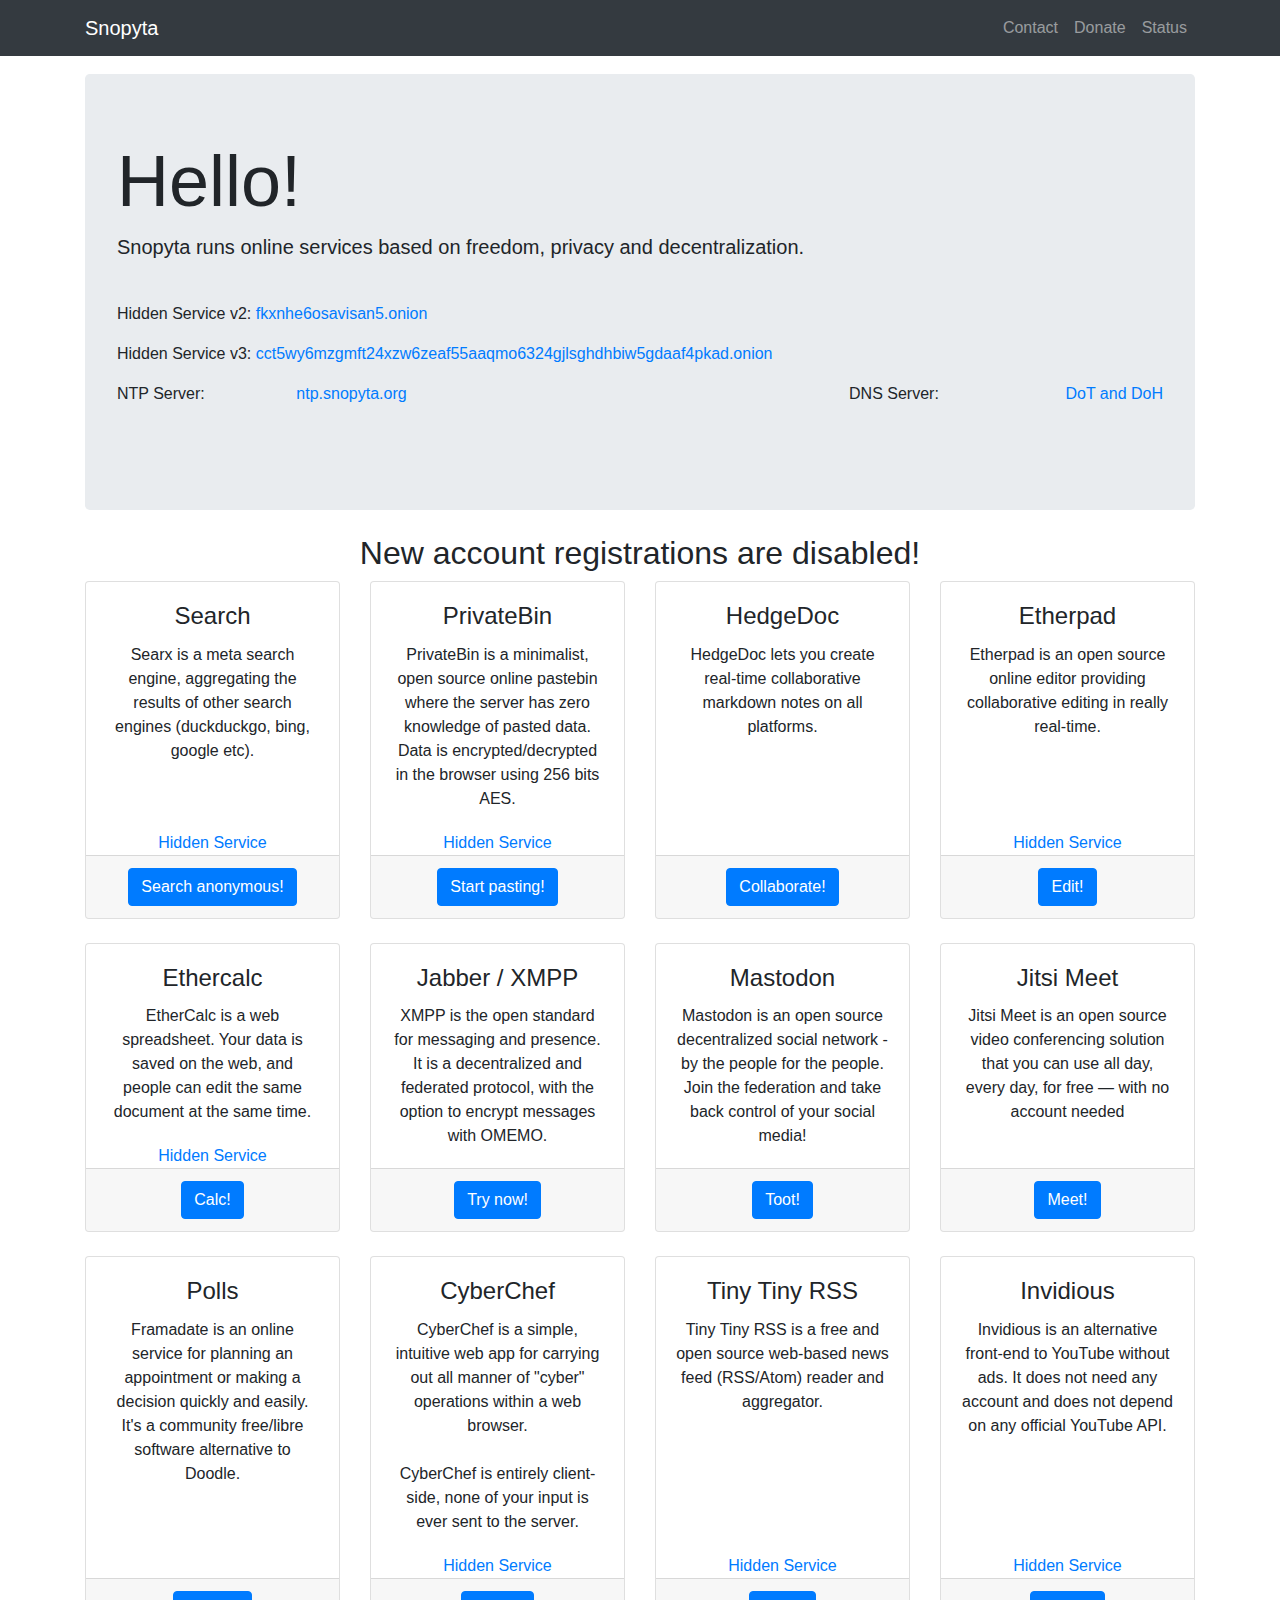
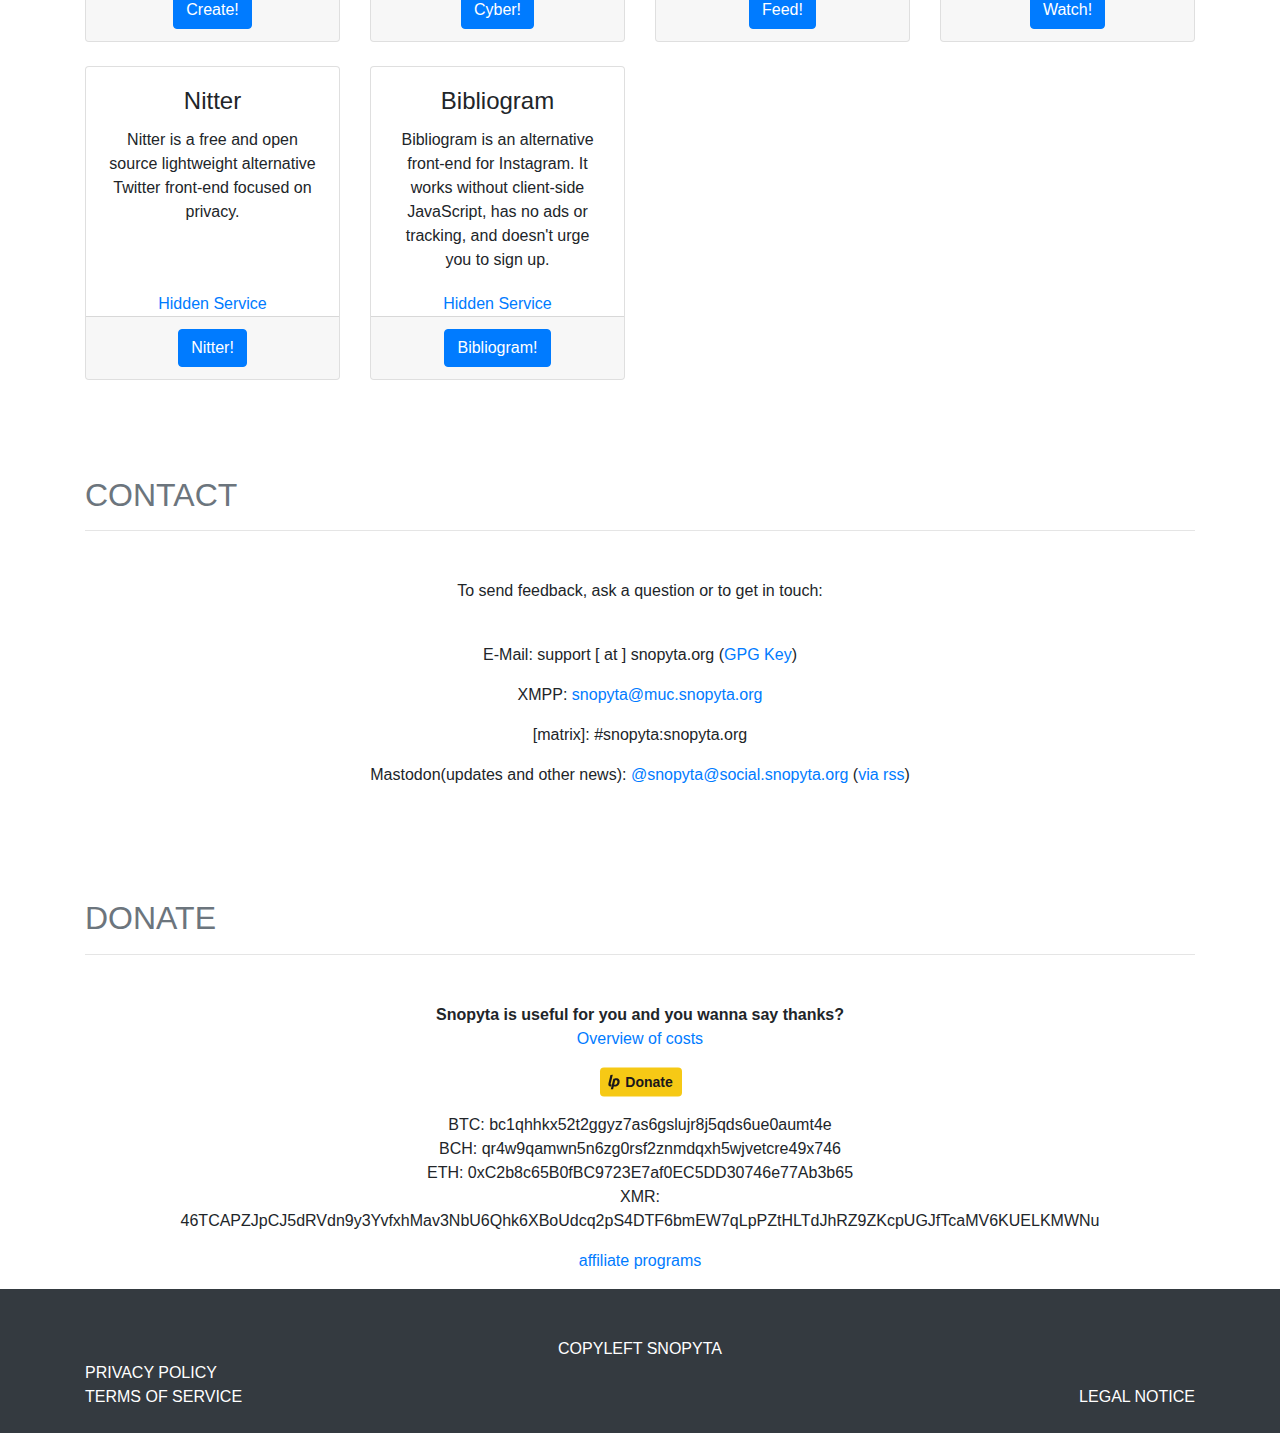
<file: index.html>
<!DOCTYPE html>
<html lang="en">

<head>

    <meta charset="utf-8"/>
    <meta name="referrer" content="no-referrer">
    <meta name="viewport" content="width=device-width, initial-scale=1, shrink-to-fit=no"/>
    <meta name="description" content="Snopyta runs online services which respect users privacy."/>

    <title>Snopyta</title>

    <link href="vendor/bootstrap/css/bootstrap.min.css" rel="stylesheet"
          integrity="sha384-WskhaSGFgHYWDcbwN70/dfYBj47jz9qbsMId/iRN3ewGhXQFZCSftd1LZCfmhktB"
          crossorigin="anonymous">

    <link href="css/styles.css" rel="stylesheet">

</head>

<body>

<nav class="navbar navbar-expand-lg navbar-dark bg-dark fixed-top">
    <div class="container">
        <a class="navbar-brand" href="#">Snopyta</a>
        <button class="navbar-toggler" type="button" data-toggle="collapse" data-target="#navbarResponsive"
                aria-controls="navbarResponsive" aria-expanded="false" aria-label="Toggle navigation">
            <span class="navbar-toggler-icon"></span>
        </button>
        <div class="collapse navbar-collapse" id="navbarResponsive">
            <ul class="navbar-nav ml-auto">
                <li class="nav-item">
                    <a class="nav-link" href="#contact">Contact</a>
                </li>
                <li class="nav-item">
                    <a class="nav-link" href="#donate">Donate</a>
                </li>
                <li class="nav-item">
                    <a class="nav-link" target="_blank" href="https://status.snopyta.org">Status</a>
                </li>
            </ul>
        </div>
    </div>
</nav>

<div class="container">

    <header class="jumbotron my-4">
        <h1 class="display-3">Hello!</h1>
        <p class="lead">Snopyta runs online services based on freedom, privacy and decentralization.</p>
        <br>
        <p>Hidden Service v2: <a target="_blank" href="http://fkxnhe6osavisan5.onion">fkxnhe6osavisan5.onion</a></p>
        <p class="break-all">Hidden Service v3: <a target="_blank"
                                                   href="http://cct5wy6mzgmft24xzw6zeaf55aaqmo6324gjlsghdhbiw5gdaaf4pkad.onion">cct5wy6mzgmft24xzw6zeaf55aaqmo6324gjlsghdhbiw5gdaaf4pkad.onion</a>
        </p>
<!--
        <p class="break-all">Eepsite (I2P): <a target="_blank"
                                               href="http://nppi6cyktvfgstqqzemkpp7nunt4uykwn5cwhwaxcfj2r4kjr7ua.b32.i2p">nppi6cyktvfgstqqzemkpp7nunt4uykwn5cwhwaxcfj2r4kjr7ua.b32.i2p</a>
        </p>
-->
        <div class="row">
            <div class="col-md-6 col-sm-12 text-md-left">
                <div class="row">
                    <div class="col-5 col-lg-4">
                        NTP Server:
                    </div>
                    <div class="col-7 col-lg-8">
                        <p><a href="service/ntp">ntp.snopyta.org</a></p>
                        </ul>
                    </div>
                </div>
            </div>
            <div class="col-md-6 col-sm-12 text-md-right">
                <div class="row">
                    <div class="col-5 col-lg-7">
                        DNS Server:
                    </div>
                    <div class="col-7 col-lg-5">
                        <p><a href="service/dns">DoT and DoH</a>
                        </p>
                    </div>
                </div>
            </div>
        </div>
        <br>
    </header>

    <h2 class="text-center">New account registrations are disabled!</h2>

    <div class="row text-center">

        <div class="col-lg-3 col-md-6 mb-4">
            <div class="card">
                <div class="card-body">
                    <h4 class="card-title">Search</h4>
                    <p class="card-text">Searx is a meta search engine, aggregating the results of other search engines
                        (duckduckgo, bing, google etc).</p>
                </div>
                <div>
                    <a target="_blank" href="http://yra4tke2pwcnatxjkufpw6kvebu3h3ti2jca2lcdpgx3mpwol326lzid.onion/">Hidden Service</a>
                </div>
                <div class="card-footer">
                    <a target="_blank" href="https://search.snopyta.org" class="btn btn-primary">Search anonymous!</a>
                </div>
            </div>
        </div>

        <div class="col-lg-3 col-md-6 mb-4">
            <div class="card">
                <div class="card-body">
                    <h4 class="card-title">PrivateBin</h4>
                    <p class="card-text">PrivateBin is a minimalist, open source online pastebin where the server has
                        zero knowledge of pasted data. Data is encrypted/decrypted in the browser using 256 bits
                        AES.</p>
                </div>
                <div>
                    <a target="_blank" href="http://5cs6g2gtee7lqkbvliotggauvwi7vtc6tmgw2li7jzmoyoeuvqwsldqd.onion/">Hidden
                        Service</a>
                </div>
                <div class="card-footer">
                    <a target="_blank" href="https://bin.snopyta.org" class="btn btn-primary">Start pasting!</a>
                </div>
            </div>
        </div>
<!--
        <div class="col-lg-3 col-md-6 mb-4">
            <div class="card">
                <div class="card-body">
                    <h4 class="card-title">E-Mail</h4>
                    <p class="card-text">(BETA) <br> Simple E-Mail service
                        <br>
                        <br>
                        500M storage space
                        <br>
                        <br>
                        <b>Currently we offer no new accounts</b>
                        </p>
                </div>
                <div class="card-footer">
                    <a href="service/mail" class="btn btn-primary">Get Infos!</a>
                </div>
            </div>
        </div>
-->
        <div class="col-lg-3 col-md-6 mb-4">
            <div class="card">
                <div class="card-body">
                    <h4 class="card-title">HedgeDoc</h4>
                    <p class="card-text">HedgeDoc lets you create real-time collaborative markdown notes on all
                        platforms.</p>
                </div>
                <div class="card-footer">
                    <a target="_blank" href="https://pad.snopyta.org" class="btn btn-primary">Collaborate!</a>
                </div>
            </div>
        </div>

        <div class="col-lg-3 col-md-6 mb-4">
            <div class="card">
                <div class="card-body">
                    <h4 class="card-title">Etherpad</h4>
                    <p class="card-text">Etherpad is an open source online editor providing collaborative editing in
                        really real-time.</p>
                </div>
                <div>
                    <a target="_blank" href="http://spxjxepg6wcdao4on5ncejbwbjv2uehfje3cnmlyrpccrlqskgvm65id.onion/">Hidden
                        Service</a>
                </div>
                <div class="card-footer">
                    <a target="_blank" href="https://etherpad.snopyta.org" class="btn btn-primary">Edit!</a>
                </div>
            </div>
        </div>

        <div class="col-lg-3 col-md-6 mb-4">
            <div class="card">
                <div class="card-body">
                    <h4 class="card-title">Ethercalc</h4>
                    <p class="card-text">EtherCalc is a web spreadsheet.
                        Your data is saved on the web, and people can edit the same document at the same time.</p>
                </div>
                <div>
                    <a target="_blank" href="http://bcton4zbvzauoufghypxhuslbfcch44akcn3geedhf4nk2vlqdb25ryd.onion/">Hidden
                        Service</a>
                </div>
                <div class="card-footer">
                    <a target="_blank" href="https://ethercalc.snopyta.org" class="btn btn-primary">Calc!</a>
                </div>
            </div>
        </div>
<!--
        <div class="col-lg-3 col-md-6 mb-4">
            <div class="card">
                <div class="card-body">
                    <h4 class="card-title">Gitea</h4>
                    <p class="card-text">Gitea: Git with a cup of tea. A painless self-hosted Git service.</p>
                </div>
                <div class="card-footer">
                    <a target="_blank" href="https://git.snopyta.org" class="btn btn-primary">Code!</a>
                </div>
            </div>
        </div>
-->
        <div class="col-lg-3 col-md-6 mb-4">
            <div class="card">
                <div class="card-body">
                    <h4 class="card-title">Jabber / XMPP</h4>
                    <p class="card-text">XMPP is the open standard for messaging and presence. It is a decentralized and
                        federated protocol, with the option to encrypt messages with OMEMO.
                </div>
                <div class="card-footer">
                    <a href="service/xmpp" class="btn btn-primary">Try now!</a>
                </div>
            </div>
        </div>

        <div class="col-lg-3 col-md-6 mb-4">
            <div class="card">
                <div class="card-body">
                    <h4 class="card-title">Mastodon</h4>
                    <p class="card-text">Mastodon is an open source decentralized social network - by the people for the
                        people. Join the federation and take back control of your social media!
                </div>
                <div class="card-footer">
                    <a href="https://social.snopyta.org" class="btn btn-primary">Toot!</a>
                </div>
            </div>
        </div>

        <div class="col-lg-3 col-md-6 mb-4">
            <div class="card">
                <div class="card-body">
                    <h4 class="card-title">Jitsi Meet</h4>
                    <p class="card-text">Jitsi Meet is an open source video conferencing solution that you can use all day, every day, for free — with no account needed</p>
                </div>
                <div class="card-footer">
                    <a target="_blank" href="https://talk.snopyta.org" class="btn btn-primary">Meet!</a>
                </div>
            </div>
        </div>

        <div class="col-lg-3 col-md-6 mb-4">
            <div class="card">
                <div class="card-body">
                    <h4 class="card-title">Polls</h4>
                    <p class="card-text">

                        Framadate is an online service for planning an appointment or making a decision quickly and
                        easily. It's a community free/libre software alternative to Doodle.</p>
                </div>
                <div class="card-footer">
                    <a target="_blank" href="https://poll.snopyta.org" class="btn btn-primary">Create!</a>
                </div>
            </div>
        </div>

        <div class="col-lg-3 col-md-6 mb-4">
            <div class="card">
                <div class="card-body">
                    <h4 class="card-title">CyberChef</h4>
                    <p class="card-text">

                        CyberChef is a simple, intuitive web app for carrying out all manner of "cyber" operations
                        within a web browser.<br><br>
                        CyberChef is entirely client-side, none of your input is ever sent to the server.</p>
                </div>
                <div>
                    <a target="_blank" href="http://yrdsfikfhnlop22gqmo4szwdwowiqbs3soq5xzbvjiz2r2uplxkshaqd.onion/">Hidden
                        Service</a>
                </div>
                <div class="card-footer">
                    <a target="_blank" href="https://toolbox.snopyta.org" class="btn btn-primary">Cyber!</a>
                </div>
            </div>
        </div>

        <div class="col-lg-3 col-md-6 mb-4">
            <div class="card">
                <div class="card-body">
                    <h4 class="card-title">Tiny Tiny RSS</h4>
                    <p class="card-text">
                        Tiny Tiny RSS is a free and open source web-based news feed (RSS/Atom) reader and aggregator.</p>
                </div>
                <div>
                    <a target="_blank" href="http://uyuzvtphi6f7l6ay2ts5kxfzzdipmfqw4zey5ovunztqamgzsum7s5qd.onion/">Hidden
                        Service</a>
                </div>
                <div class="card-footer">
                    <a target="_blank" href="https://tt-rss.snopyta.org" class="btn btn-primary">Feed!</a>
                </div>
            </div>
        </div>

        <div class="col-lg-3 col-md-6 mb-4">
            <div class="card">
                <div class="card-body">
                    <h4 class="card-title">Invidious</h4>
                    <p class="card-text">
                        Invidious is an alternative front-end to YouTube without ads. It does not need any account and
                        does not depend on any official YouTube API.
                    </p>
                </div>
                <div>
                    <a target="_blank" href="http://c7hqkpkpemu6e7emz5b4vyz7idjgdvgaaa3dyimmeojqbgpea3xqjoid.onion/">Hidden
                        Service</a>
                </div>
                <div class="card-footer">
                    <a target="_blank" href="https://invidious.snopyta.org" class="btn btn-primary">Watch!</a>
                </div>
            </div>
        </div>

        <div class="col-lg-3 col-md-6 mb-4">
            <div class="card">
                <div class="card-body">
                    <h4 class="card-title">Nitter</h4>
                    <p class="card-text">
                        Nitter is a free and open source lightweight alternative Twitter front-end focused on privacy.</p>
                </div>
                <div>
                    <a target="_blank" href="http://3nzoldnxplag42gqjs23xvghtzf6t6yzssrtytnntc6ppc7xxuoneoad.onion/">Hidden
                        Service</a>
                </div>
                <div class="card-footer">
                    <a target="_blank" href="https://nitter.snopyta.org" class="btn btn-primary">Nitter!</a>
                </div>
            </div>
        </div>

        <div class="col-lg-3 col-md-6 mb-4">
            <div class="card">
                <div class="card-body">
                    <h4 class="card-title">Bibliogram</h4>
                    <p class="card-text">
                        Bibliogram is an alternative front-end for Instagram. It works without client-side JavaScript, has no ads or tracking, and doesn't urge you to sign up.
                    </p>
                </div>
                <div>
                    <a target="_blank" href="http://rlp5gt4d7dtkok3yaogocbcvrs2tdligjrxipsamztjq4wwpxzjeuxqd.onion/">Hidden
                        Service</a>
                </div>
                <div class="card-footer">
                    <a target="_blank" href="https://bibliogram.snopyta.org" class="btn btn-primary">Bibliogram!</a>
                </div>
            </div>
        </div>

    </div>

</div>

<br>
<br>
<br>

<section id="contact">
    <div class="container">
        <h2 class="text-left text-uppercase text-secondary mb-0">Contact</h2>
        <hr class="star-dark mb-5">
        <div class="row">
            <div class="col-lg-8 mx-auto">
                <p class="text-center">To send feedback, ask a question or to get in
                    touch:</p>
                <br>
                <p class="text-center">E-Mail: support [ at ] snopyta.org (<a href="gpg.asc">GPG Key</a>)</p>
                <p class="text-center">XMPP: <a href="https://invite-xmpp.snopyta.org/#snopyta@muc.snopyta.org?join">snopyta@muc.snopyta.org</a>
                <p class="text-center">[matrix]: #snopyta:snopyta.org</p>
                <p class="text-center">Mastodon(updates and other news): <a rel="me" href="https://social.snopyta.org/@snopyta">@snopyta@social.snopyta.org</a> (<a href="https://social.snopyta.org/@snopyta.rss">via rss</a>)
                </p>
                <br>
            </div>
        </div>
    </div>
</section>

<br>
<br>
<br>

<section id="donate">
    <div class="container">
        <h2 class="text-left text-uppercase text-secondary mb-0">Donate</h2>
        <hr class="star-dark mb-5">
        <div class="row">
            <div class="col-lg-12 mx-auto">
                <p class="text-center"><b>Snopyta is useful for you and you wanna say thanks?</b><br>
                <a href="expenses">Overview of costs</a></p>
                <p class="text-center"><a target="_blank" href="https://liberapay.com/Snopyta"><img
                        src="img/liberapay_donate_button.svg"
                        alt="Donate via Liberapay"></a></p>
                <p class="text-center break-all">
                    BTC: bc1qhhkx52t2ggyz7as6gslujr8j5qds6ue0aumt4e<br />
                    BCH: qr4w9qamwn5n6zg0rsf2znmdqxh5wjvetcre49x746<br />
                    ETH: 0xC2b8c65B0fBC9723E7af0EC5DD30746e77Ab3b65<br />
                    XMR: <br />
                    46TCAPZJpCJ5dRVdn9y3YvfxhMav3NbU6Qhk6XBoUdcq2pS4DTF6bmEW7qLpPZtHLTdJhRZ9ZKcpUGJfTcaMV6KUELKMWNu</p>
                <p class="text-center"><a href="donate/affiliate-programs">affiliate programs</a></p>
            </div>
        </div>
    </div>
</section>


<footer class="py-5 bg-dark">
    <div class="container">
        <p class="m-0 text-center text-white">COPYLEFT SNOPYTA</p> <!-- since 11.05.2018 -->
        <p class="m-0 alignleft"><a href="privacy_policy" class="m-0 text-white">PRIVACY POLICY</a></p>
        <br>
        <p class="m-0 alignleft"><a href="tos" class="m-0 text-white">TERMS OF SERVICE</a></p>
        <p class="m-0 alignright"><a href="legal" class="m-0 text-white">LEGAL NOTICE</a></p>
    </div>
</footer>

</body>

</html>
</file>
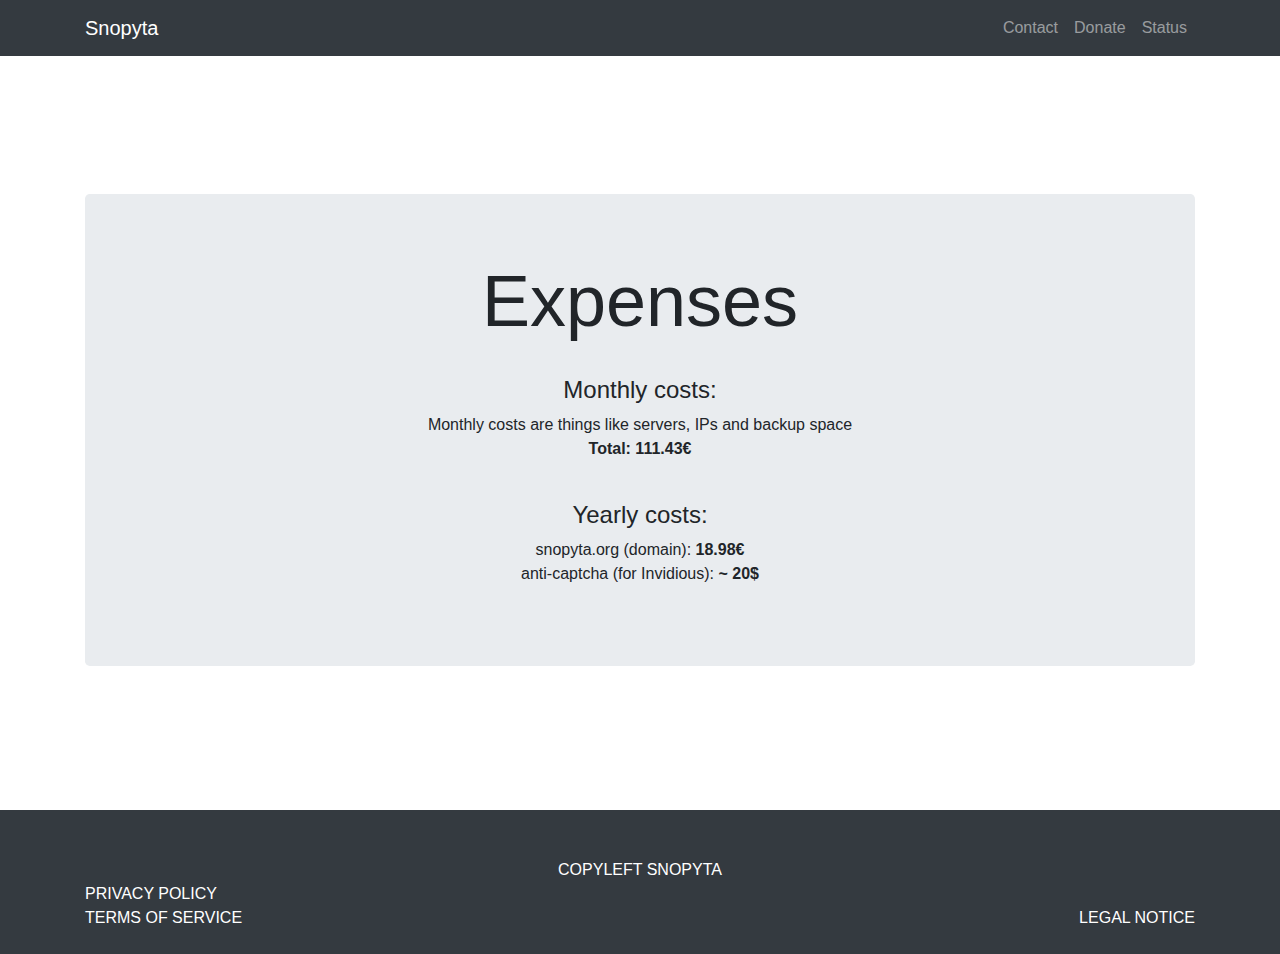
<file: expenses/index.html>
<!DOCTYPE html>
<html lang="en">

<head>

    <meta http-equiv="Content-Type" content="text/html" charset="utf-8" />
    <meta name="viewport" content="width=device-width, initial-scale=1, shrink-to-fit=no">

    <title>Snopyta - Expenses</title>

    <link href="../vendor/bootstrap/css/bootstrap.min.css" rel="stylesheet">

    <link href="../css/styles.css" rel="stylesheet">

</head>

<body>

<nav class="navbar navbar-expand-lg navbar-dark bg-dark fixed-top">
    <div class="container">
        <a class="navbar-brand" href="../index.html">Snopyta</a>
        <button class="navbar-toggler" type="button" data-toggle="collapse" data-target="#navbarResponsive" aria-controls="navbarResponsive" aria-expanded="false" aria-label="Toggle navigation">
            <span class="navbar-toggler-icon"></span>
        </button>
        <div class="collapse navbar-collapse" id="navbarResponsive">
            <ul class="navbar-nav ml-auto">
                <li class="nav-item">
                    <a class="nav-link" href="../index.html#contact">Contact</a>
                </li>
                <li class="nav-item">
                    <a class="nav-link" href="../index.html#donate">Donate</a>
                </li>
                <li class="nav-item">
                    <a class="nav-link" target="_blank" href="https://status.snopyta.org">Status</a>
                </li>
            </ul>
        </div>
    </div>
</nav>

<br>
<br>
<br>
<br>
<br>

<div class="container text-center">

    <header class="jumbotron my-4">
        <h1 class="display-3 text-center">Expenses</h1>
        <br>
        <h4>Monthly costs:</h4>
        <p class="card-text">
          Monthly costs are things like servers, IPs and backup space<br>
          <b>Total: 111.43€</b>
          <br>
          <br>
          <h4>Yearly costs:</h4>
          snopyta.org (domain): <b>18.98€</b>
          <br>
           anti-captcha (for Invidious): <b>~ 20$</b>
        </p>
    </header>

</div>

<br>
<br>
<br>
<br>
<br>

<footer class="py-5 bg-dark">
    <div class="container">
        <p class="m-0 text-center text-white">COPYLEFT SNOPYTA</p>
        <p class="m-0 alignleft"><a href="../privacy_policy" class="m-0 text-white">PRIVACY POLICY</a></p>
        <br>
        <p class="m-0 alignleft"><a href="../tos" class="m-0 text-white">TERMS OF SERVICE</a></p>
        <p class="m-0 alignright"><a href="../legal" class="m-0 text-white">LEGAL NOTICE</a></p>
    </div>
</footer>

</body>

</html>
</file>
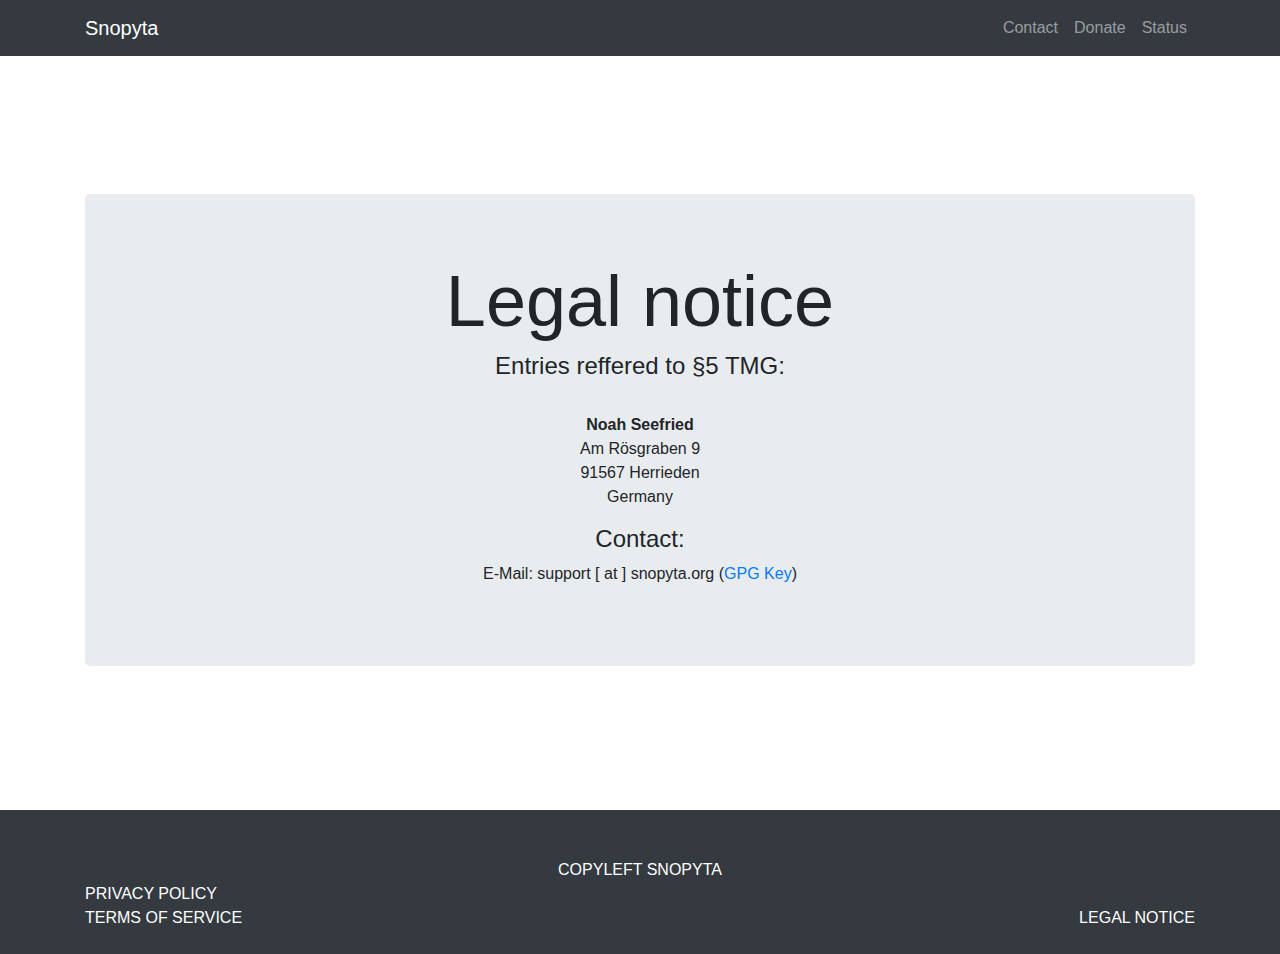
<file: legal/index.html>
<!DOCTYPE html>
<html lang="en">

<head>

    <meta http-equiv="Content-Type" content="text/html" charset="utf-8" />
    <meta name="viewport" content="width=device-width, initial-scale=1, shrink-to-fit=no">

    <title>Snopyta - Legal notice</title>

    <link href="../vendor/bootstrap/css/bootstrap.min.css" rel="stylesheet">

    <link href="../css/styles.css" rel="stylesheet">

</head>

<body>

<nav class="navbar navbar-expand-lg navbar-dark bg-dark fixed-top">
    <div class="container">
        <a class="navbar-brand" href="../index.html">Snopyta</a>
        <button class="navbar-toggler" type="button" data-toggle="collapse" data-target="#navbarResponsive" aria-controls="navbarResponsive" aria-expanded="false" aria-label="Toggle navigation">
            <span class="navbar-toggler-icon"></span>
        </button>
        <div class="collapse navbar-collapse" id="navbarResponsive">
            <ul class="navbar-nav ml-auto">
                <li class="nav-item">
                    <a class="nav-link" href="../index.html#contact">Contact</a>
                </li>
                <li class="nav-item">
                    <a class="nav-link" href="../index.html#donate">Donate</a>
                </li>
                <li class="nav-item">
                    <a class="nav-link" target="_blank" href="https://status.snopyta.org">Status</a>
                </li>
            </ul>
        </div>
    </div>
</nav>

<br>
<br>
<br>
<br>
<br>

<div class="container text-center">

    <header class="jumbotron my-4">
        <h1 class="display-3 text-center">Legal notice</h1>
        <h4>Entries reffered to §5 TMG:</h4>
        <br>
        <p class="card-text unselectable">
            <b>Noah Seefried</b> <br>
            Am Rösgraben 9<br>
            91567 Herrieden<br>
            Germany
        <h4>Contact:</h4>
        E-Mail: support [ at ] snopyta.org (<a href="../gpg.asc">GPG Key</a>)</p>
        </p>
    </header>

</div>

<br>
<br>
<br>
<br>
<br>

<footer class="py-5 bg-dark">
    <div class="container">
        <p class="m-0 text-center text-white">COPYLEFT SNOPYTA</p>
        <p class="m-0 alignleft"><a href="../privacy_policy" class="m-0 text-white">PRIVACY POLICY</a></p>
        <br>
        <p class="m-0 alignleft"><a href="../tos" class="m-0 text-white">TERMS OF SERVICE</a></p>
        <p class="m-0 alignright"><a href="../legal" class="m-0 text-white">LEGAL NOTICE</a></p>
    </div>
</footer>

</body>

</html>
</file>
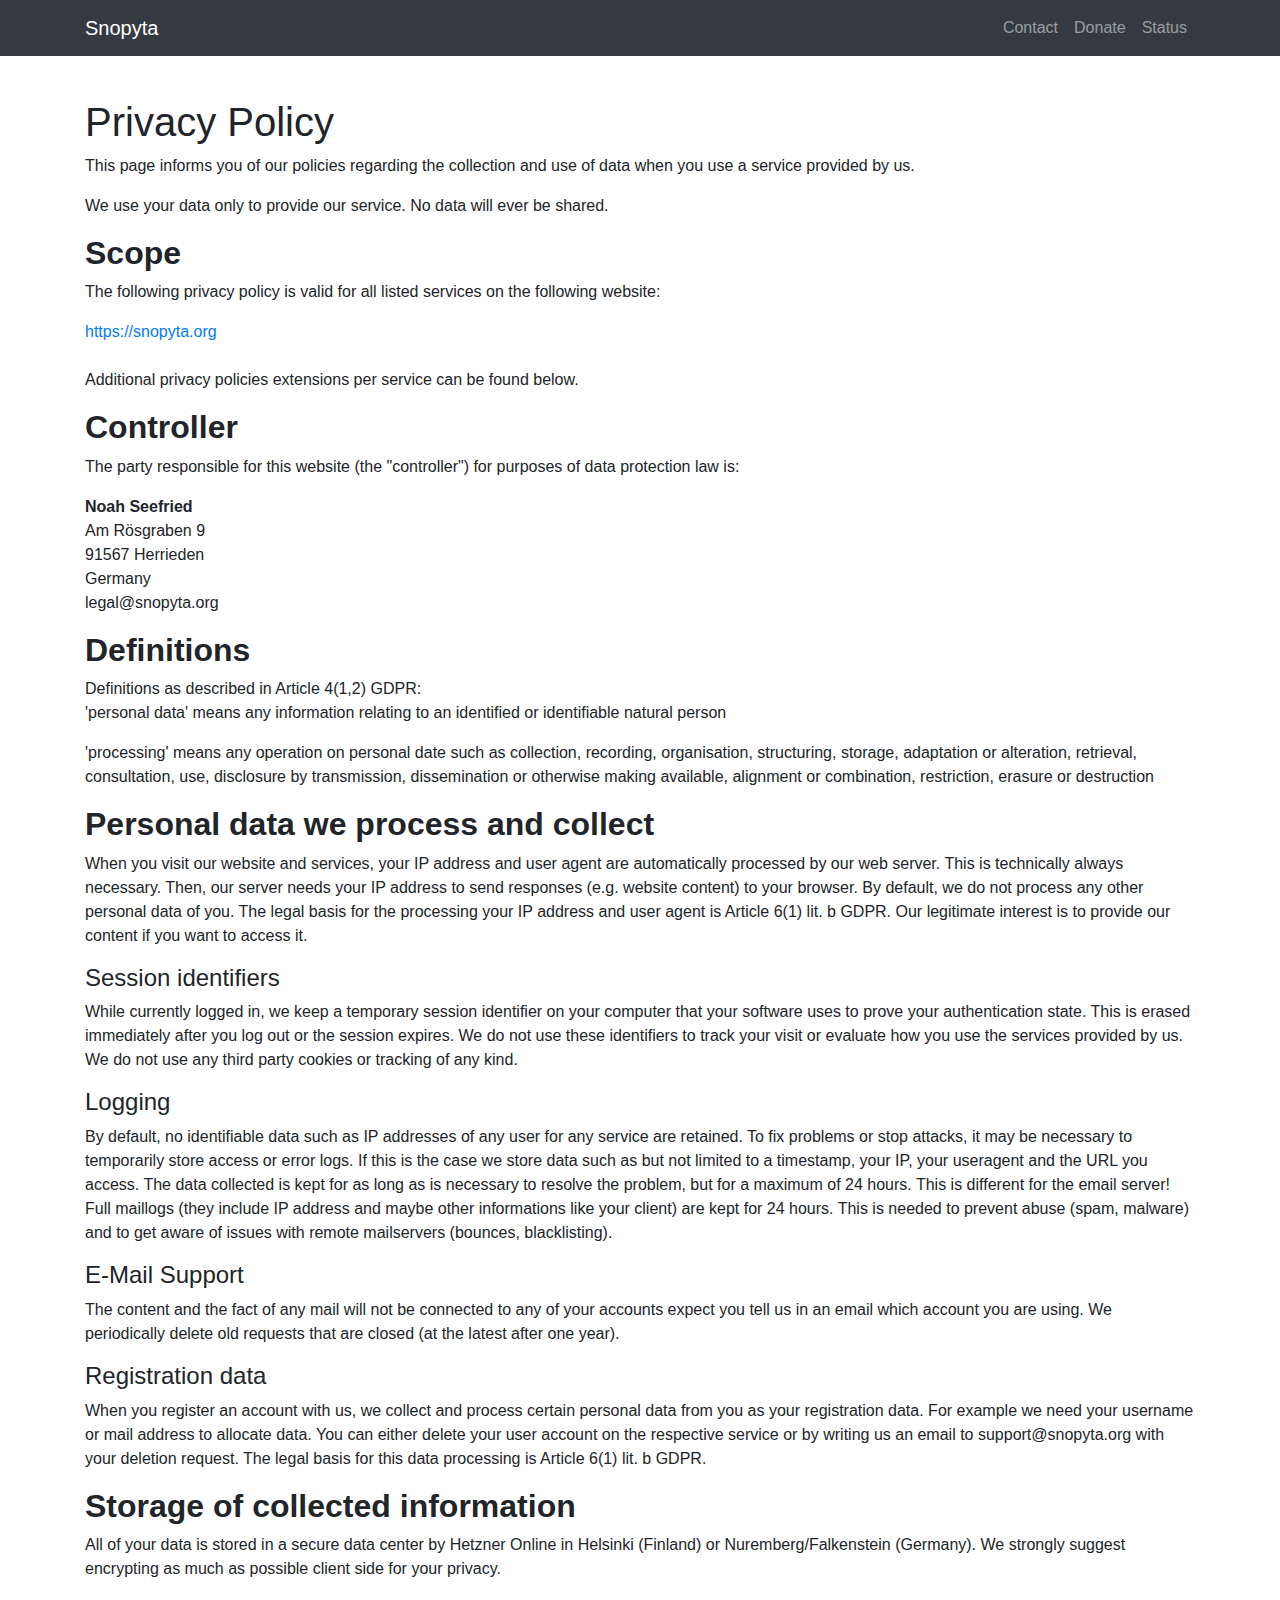
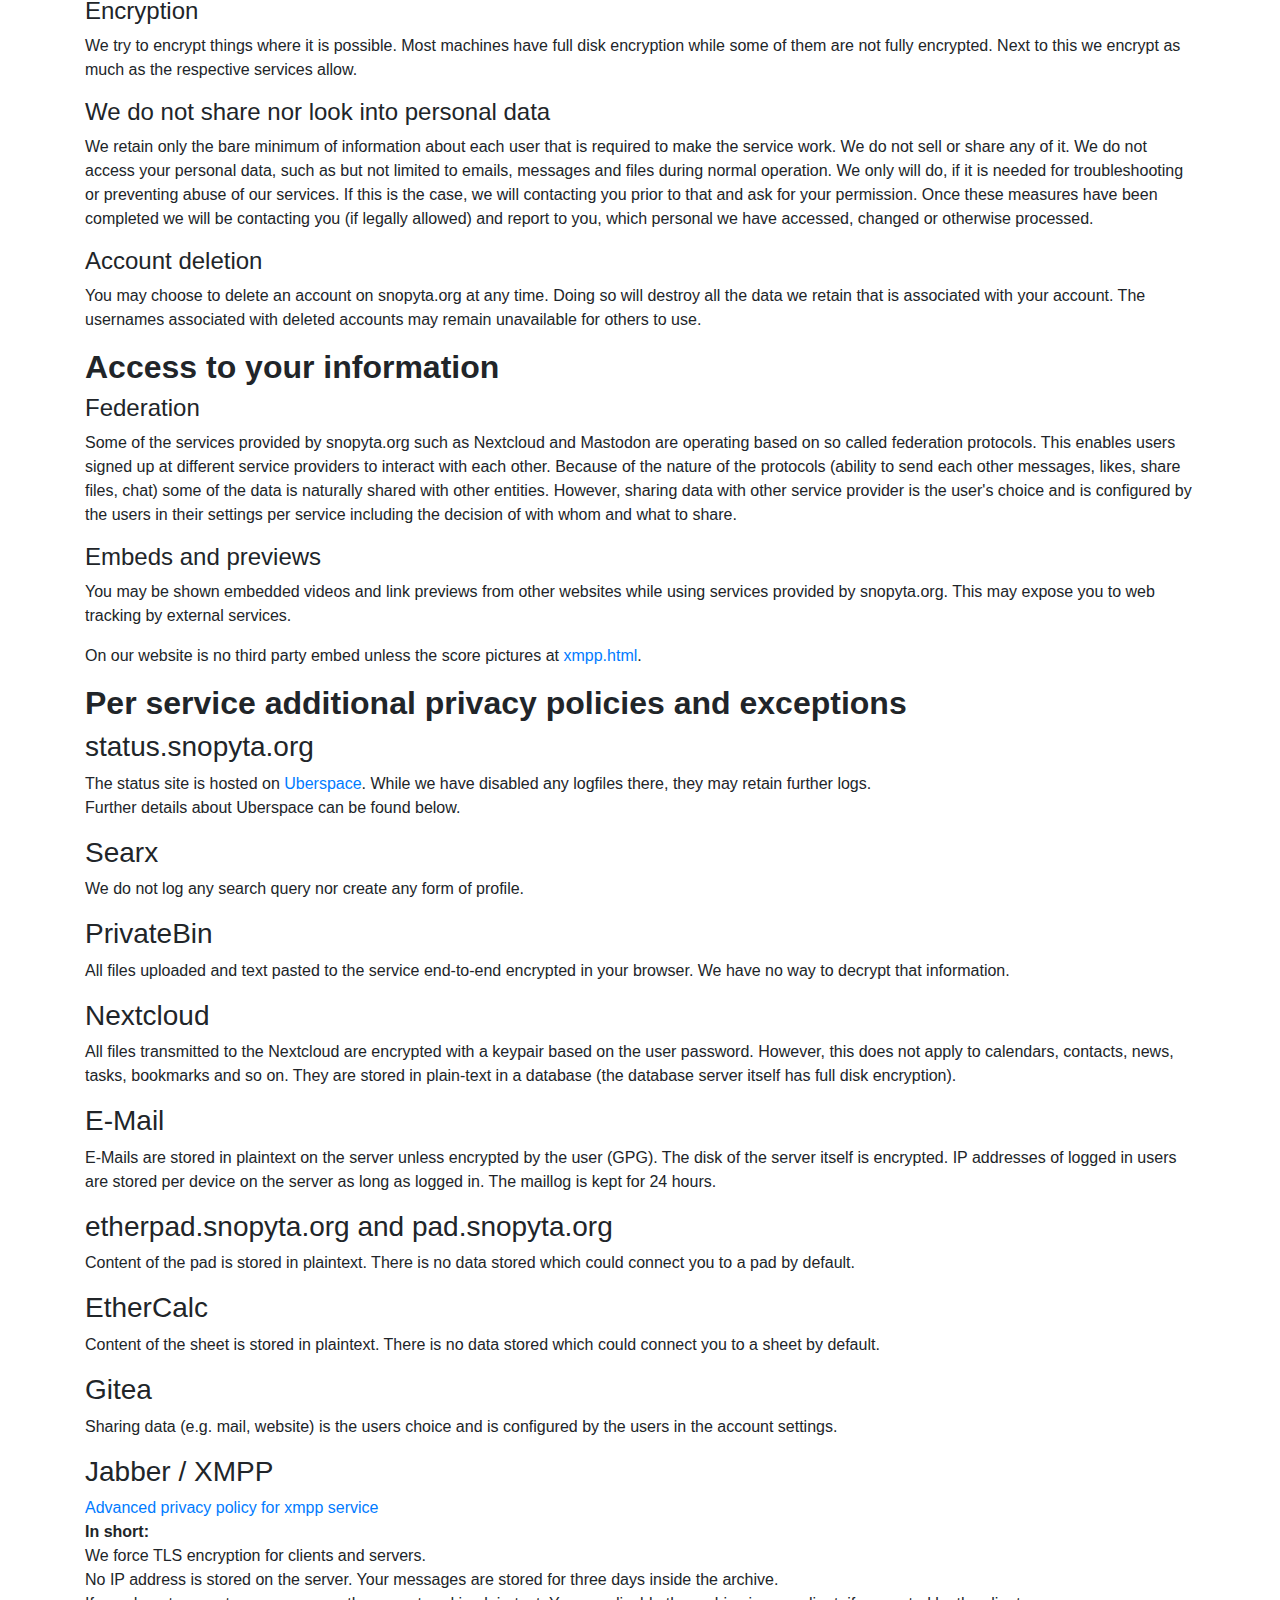
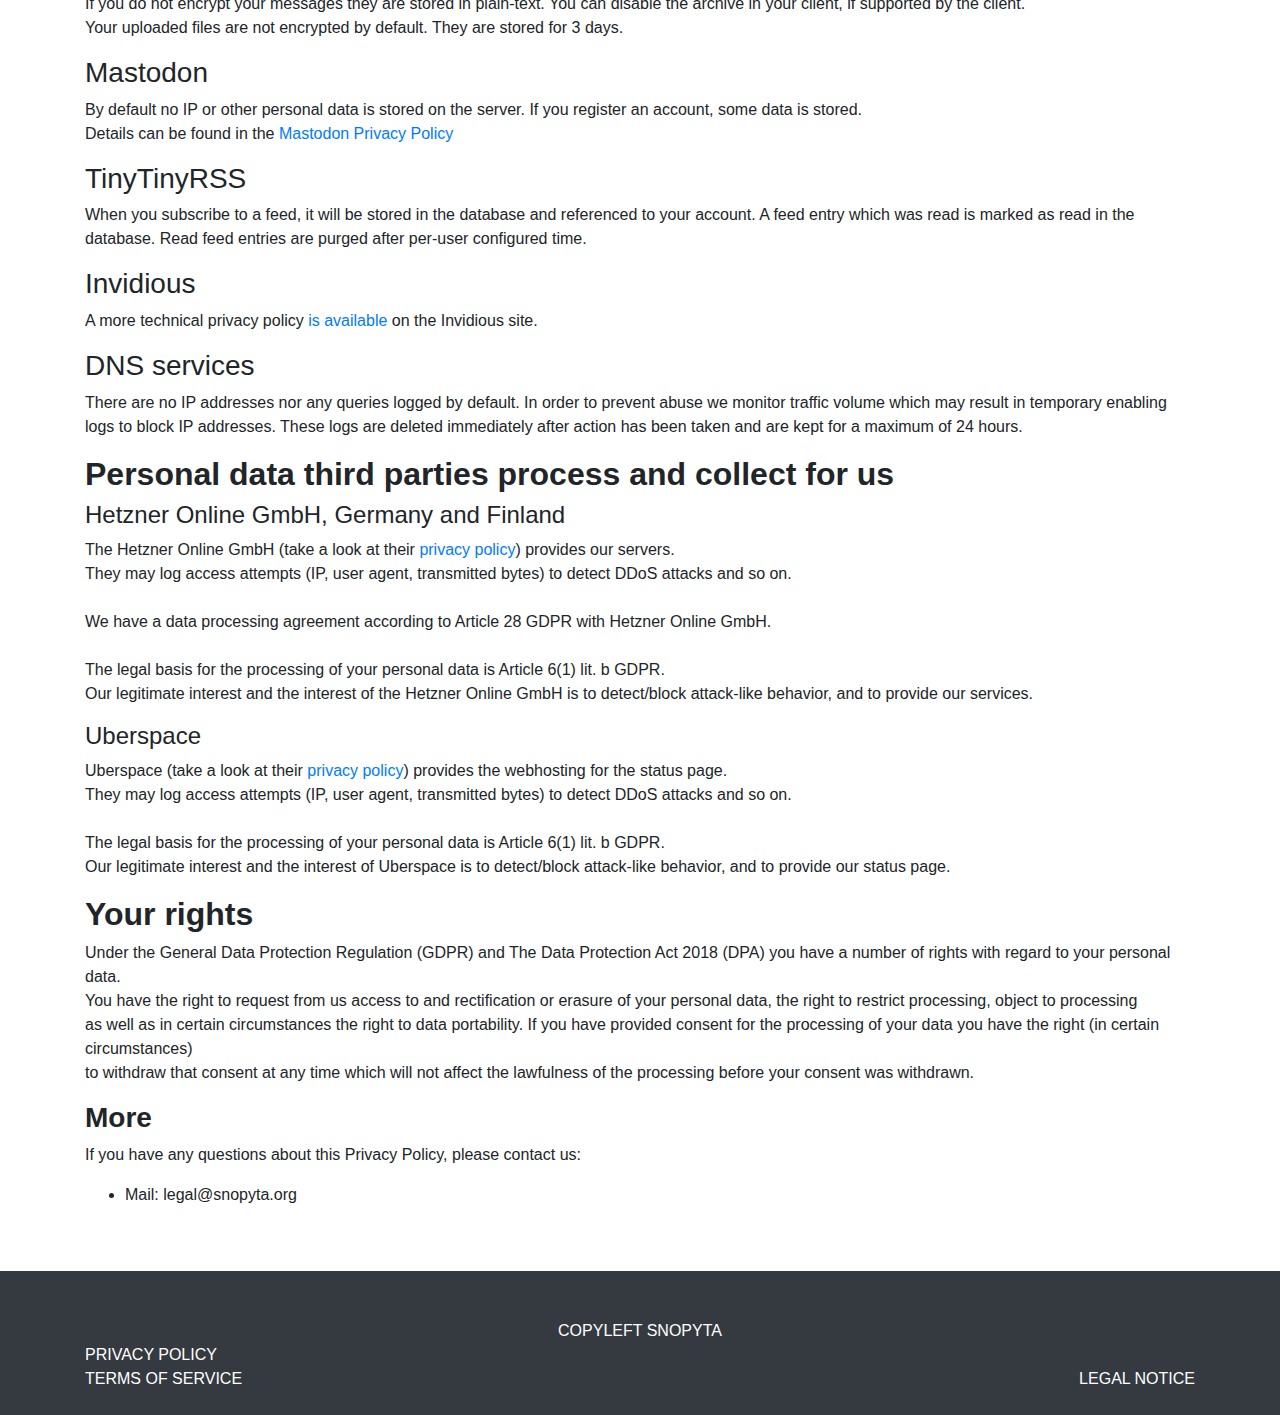
<file: privacy_policy/index.html>
<!DOCTYPE html>
<html lang="en">

<head>

    <meta http-equiv="Content-Type" content="text/html" charset="utf-8"/>
    <meta name="viewport" content="width=device-width, initial-scale=1, shrink-to-fit=no">

    <title>Snopyta - Privacy Policy</title>

    <link href="../vendor/bootstrap/css/bootstrap.min.css" rel="stylesheet">

    <link href="../css/styles.css" rel="stylesheet">

</head>

<body>

<nav class="navbar navbar-expand-lg navbar-dark bg-dark fixed-top">
    <div class="container">
        <a class="navbar-brand" href="../index.html">Snopyta</a>
        <button class="navbar-toggler" type="button" data-toggle="collapse" data-target="#navbarResponsive"
                aria-controls="navbarResponsive" aria-expanded="false" aria-label="Toggle navigation">
            <span class="navbar-toggler-icon"></span>
        </button>
        <div class="collapse navbar-collapse" id="navbarResponsive">
            <ul class="navbar-nav ml-auto">
                <li class="nav-item">
                    <a class="nav-link" href="../index.html#contact">Contact</a>
                </li>
                <li class="nav-item">
                    <a class="nav-link" href="../index.html#donate">Donate</a>
                </li>
                <li class="nav-item">
                    <a class="nav-link" target="_blank" href="https://status.snopyta.org">Status</a>
                </li>
            </ul>
        </div>
    </div>
</nav>

<br>
<br>

<div class="container">

    <h1>Privacy Policy</h1>


    <p>This page informs you of our policies regarding the collection and use of data when you use a service provided by
        us.</p>
    <p>We use your data only to provide our service. No data will ever be shared.</p>

    <h2><b>Scope</b></h2>
    <p>The following privacy policy is valid for all listed services on the following website:</p>
    <a href="https://snopyta.org">https://snopyta.org</a>
    <br>
    <br>
    <p>Additional privacy policies extensions per service can be found below.</p>

    <h2><b>Controller</b></h2>
    <p>The party responsible for this website (the "controller") for purposes of data protection law is:</p>

    <p class="card-text unselectable">
        <b>Noah Seefried</b> <br>
        Am Rösgraben 9<br>
        91567 Herrieden<br>
        Germany<br>
        legal@snopyta.org
    </p>

    <h2><b>Definitions</b></h2>
    Definitions as described in Article 4(1,2) GDPR:
    <p>
        'personal data' means any information relating to an identified or identifiable natural person
    </p>
    <p>
        'processing' means any operation on personal date such as collection, recording, organisation,
        structuring, storage, adaptation or alteration, retrieval, consultation, use, disclosure by transmission,
        dissemination or otherwise making available, alignment or combination, restriction, erasure or destruction
    </p>

    <h2><b>Personal data we process and collect</b></h2>

    <p>
        When you visit our website and services, your IP address and user agent are automatically processed by our web
        server.
        This is technically always necessary. Then, our server needs your IP address to send responses (e.g. website
        content) to your browser.
        By default, we do not process any other personal data of you.

        The legal basis for the processing your IP address and user agent is Article 6(1) lit. b GDPR. Our legitimate
        interest is to provide our content if you want to access it.
    </p>

    <h4>Session identifiers</h4>
    <p>
        While currently logged in, we keep a temporary session identifier on your computer that your software uses to
        prove your authentication state.
        This is erased immediately after you log out or the session expires. We do not use these identifiers to track
        your visit or evaluate how you use the services provided by us. <br>
        We do not use any third party cookies or tracking of any kind.
    </p>

    <h4>Logging</h4>
    <p>
        By default, no identifiable data such as IP addresses of any user for any service are retained.
        To fix problems or stop attacks, it may be necessary to temporarily store access or error logs. If this is the
        case we store data such as but not limited to a timestamp, your IP, your useragent and the URL you access.
        The data collected is kept for as long as is necessary to resolve the problem, but for a maximum of 24 hours.

        This is different for the email server! Full maillogs (they include IP address and maybe other informations like
        your client)
        are kept for 24 hours. This is needed to prevent abuse (spam, malware) and to get aware of issues with remote
        mailservers (bounces, blacklisting).
    </p>

    <h4>E-Mail Support</h4>
    <p>
        The content and the fact of any mail will not be connected to any of your accounts expect you tell us in an
        email which account you are using.
        We periodically delete old requests that are closed (at the latest after one year).
    </p>

    <h4>Registration data</h4>
    <p>
        When you register an account with us, we collect and process certain personal data from you as your registration
        data.
        For example we need your username or mail address to allocate data. You can either delete your user account on
        the respective service
        or by writing us an email to support@snopyta.org with your deletion request.
        The legal basis for this data processing is Article 6(1) lit. b GDPR.
    </p>

    <h2><b>Storage of collected information</b></h2>
    <p>
        All of your data is stored in a secure data center by Hetzner Online in Helsinki (Finland) or
        Nuremberg/Falkenstein (Germany).
        We strongly suggest encrypting as much as possible client side for your privacy.
    </p>

    <h4>Encryption</h4>
    <p>
        We try to encrypt things where it is possible. Most machines have full disk encryption while some of them are
        not fully encrypted.
        Next to this we encrypt as much as the respective services allow.
    </p>

    <h4>We do not share nor look into personal data</h4>
    <p>
        We retain only the bare minimum of information about each user that is required to make the service work. We do
        not sell or share any of it.
        We do not access your personal data, such as but not limited to emails, messages and files during normal
        operation. We only will do, if it is needed for troubleshooting or preventing abuse of our services. If this
        is the case, we will contacting you prior to that and ask for your permission. Once these measures have been
        completed we will be contacting you (if legally allowed) and report to you, which personal we have accessed,
        changed or otherwise
        processed.
    </p>

    <h4>Account deletion</h4>
    <p>
        You may choose to delete an account on snopyta.org at any time. Doing so will destroy all the data we retain
        that is associated with your account.
        The usernames associated with deleted accounts may remain unavailable for others to use.
    </p>


    <h2><b>Access to your information</b></h2>

    <h4>Federation</h4>
    <p>Some of the services provided by snopyta.org such as Nextcloud and Mastodon are operating based on so called
        federation protocols. This enables users signed up at different service providers to interact with each other.
        Because of the nature of the protocols (ability to send each other messages, likes, share files, chat) some of
        the data is naturally shared with other entities. However, sharing data with other service provider is the
        user's choice and is configured by the users in their settings per service including the decision of with whom
        and what to share.</p>

    <h4>Embeds and previews</h4>
    <p>You may be shown embedded videos and link previews from other websites while using services provided by
        snopyta.org. This may expose you to web tracking by external services.</p>
    <p>On our website is no third party embed unless the score pictures at <a
            href="../service/xmpp/index.html">xmpp.html</a>.</p>


    <h2><b>Per service additional privacy policies and exceptions</b></h2>

    <h3>status.snopyta.org</h3>
    <p>
        The status site is hosted on <a href="https://uberspace.de/" target="_blank">Uberspace</a>. While we have
        disabled any logfiles there, they may retain further logs. <br>
        Further details about Uberspace can be found below.
    </p>

    <h3>Searx</h3>
    <p>We do not log any search query nor create any form of profile.</p>

    <h3>PrivateBin</h3>
    <p>All files uploaded and text pasted to the service end-to-end encrypted in your browser. We have no way to decrypt
        that
        information.</p>

    <h3>Nextcloud</h3>
    <p>All files transmitted to the Nextcloud are encrypted with a keypair based on the user password.
        However, this does not apply to calendars, contacts, news, tasks, bookmarks and so on. They are stored in
        plain-text in a database (the database server itself has full disk encryption).</p>

    <h3>E-Mail</h3>
    <p>E-Mails are stored in plaintext on the server unless encrypted by the user (GPG). The disk of the server itself
        is encrypted.
        IP addresses of logged in users are stored per device on the server as long as logged in. The maillog is kept
        for 24 hours.
    </p>

    <h3>etherpad.snopyta.org and pad.snopyta.org</h3>
    <p>Content of the pad is stored in plaintext. There is no data stored which could connect you to a pad by
        default.</p>

    <h3>EtherCalc</h3>
    <p>Content of the sheet is stored in plaintext. There is no data stored which could connect you to a sheet by
        default.</p>

    <h3>Gitea</h3>
    <p>Sharing data (e.g. mail, website) is the users choice and is configured by the users in the account settings.</p>

    <h3>Jabber / XMPP</h3>
    <a href="../service/xmpp/xmpp_privacy_policy.html">Advanced privacy policy for xmpp service</a>
    <p>
        <b>In short:</b> <br>
        We force TLS encryption for clients and servers. <br>
        No IP address is stored on the server. Your messages are stored for three days inside the archive. <br>
        If you do not encrypt your messages they are stored in plain-text. You can disable the archive in your client,
        if supported by the client. <br>
        Your uploaded files are not encrypted by default. They are stored for 3 days.</p>

    <h3>Mastodon</h3>
    <p>By default no IP or other personal data is stored on the server. If you register an account, some data is stored.
        <br>
        Details can be found in the <a href="https://social.snopyta.org/terms">Mastodon Privacy Policy</a></p>

    <h3>TinyTinyRSS</h3>
    <p>When you subscribe to a feed, it will be stored in the database and referenced to your account. A feed entry
        which was read is marked as read in the database. Read feed entries are purged after per-user configured
        time.</p>

    <h3>Invidious</h3>
    <p>A more technical privacy policy <a href="https://invidious.snopyta.org/privacy" target="_blank">is available</a>
        on the Invidious site.</p>

    <h3>DNS services</h3>
    <p>There are no IP addresses nor any queries logged by default. In order to prevent abuse we monitor traffic volume
        which may result in temporary enabling logs to block IP addresses.
        These logs are deleted immediately after action has been taken and are kept for a maximum of 24 hours.</p>


    <h2><b>Personal data third parties process and collect for us</b></h2>

    <h4>Hetzner Online GmbH, Germany and Finland</h4>
    <p>
        The Hetzner Online GmbH (take a look at their <a href="https://www.hetzner.com/rechtliches/datenschutz"
                                                         target="_blank">privacy policy</a>) provides our servers. <br>
        They may log access attempts (IP, user agent, transmitted bytes) to detect DDoS attacks and so on. <br>
        <br>
        We have a data processing agreement according to Article 28 GDPR with Hetzner Online GmbH. <br>
        <br>
        The legal basis for the processing of your personal data is Article 6(1) lit. b GDPR. <br>
        Our legitimate interest and the interest of the Hetzner Online GmbH is to detect/block attack-like behavior, and
        to provide our services.
    </p>

    <h4>Uberspace</h4>
    <p>
        Uberspace (take a look at their <a href="https://uberspace.de/en/about/privacy/" target="_blank">privacy
        policy</a>) provides the webhosting for the status page. <br>
        They may log access attempts (IP, user agent, transmitted bytes) to detect DDoS attacks and so on. <br>
        <br>
        The legal basis for the processing of your personal data is Article 6(1) lit. b GDPR. <br>
        Our legitimate interest and the interest of Uberspace is to detect/block attack-like behavior, and to provide
        our status page.
    </p>

    <h2><b>Your rights</b></h2>
    <p>
        Under the General Data Protection Regulation (GDPR) and The Data Protection Act 2018 (DPA) you have a number of
        rights with regard to your personal data. <br>
        You have the right to request from us access to and rectification or erasure of your personal data, the right to
        restrict processing, object to processing <br>
        as well as in certain circumstances the right to data portability. If you have provided consent for the
        processing of your data you have the right (in certain circumstances) <br>
        to withdraw that consent at any time which will not affect the lawfulness of the processing before your consent
        was withdrawn.
    </p>

    <h3><b>More</b></h3>
    <p>If you have any questions about this Privacy Policy, please contact us:</p>
    <ul>
        <li>Mail: legal@snopyta.org</li>
    </ul>

</div>

<br>
<br>

<footer class="py-5 bg-dark">
    <div class="container">
        <p class="m-0 text-center text-white">COPYLEFT SNOPYTA</p>
        <p class="m-0 alignleft"><a href="../privacy_policy" class="m-0 text-white">PRIVACY POLICY</a></p>
        <br>
        <p class="m-0 alignleft"><a href="../tos" class="m-0 text-white">TERMS OF SERVICE</a></p>
        <p class="m-0 alignright"><a href="../legal" class="m-0 text-white">LEGAL NOTICE</a></p>
    </div>
</footer>

</body>

</html>
</file>
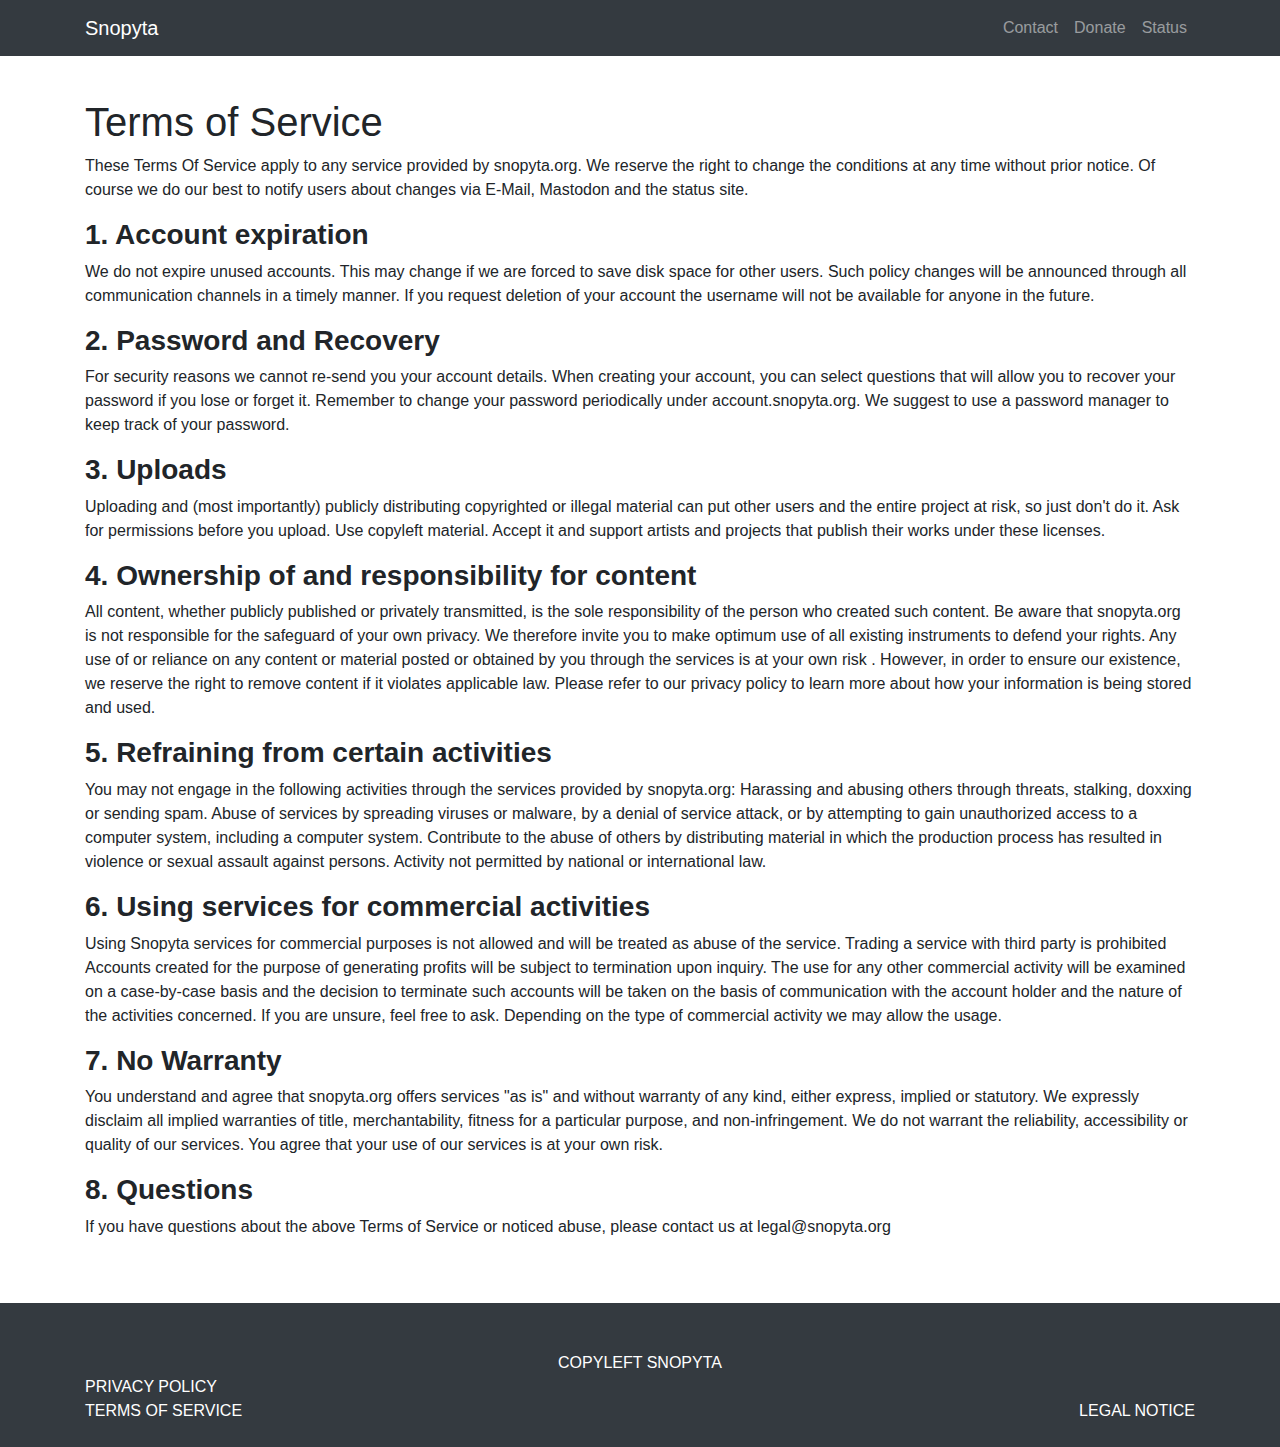
<file: tos/index.html>
<!DOCTYPE html>
<html lang="en">

<head>

    <meta http-equiv="Content-Type" content="text/html" charset="utf-8"/>
    <meta name="viewport" content="width=device-width, initial-scale=1, shrink-to-fit=no">

    <title>Snopyta - Terms of Service</title>

    <link href="../vendor/bootstrap/css/bootstrap.min.css" rel="stylesheet">

    <link href="../css/styles.css" rel="stylesheet">

</head>

<body>

<nav class="navbar navbar-expand-lg navbar-dark bg-dark fixed-top">
    <div class="container">
        <a class="navbar-brand" href="../index.html">Snopyta</a>
        <button class="navbar-toggler" type="button" data-toggle="collapse" data-target="#navbarResponsive"
                aria-controls="navbarResponsive" aria-expanded="false" aria-label="Toggle navigation">
            <span class="navbar-toggler-icon"></span>
        </button>
        <div class="collapse navbar-collapse" id="navbarResponsive">
            <ul class="navbar-nav ml-auto">
                <li class="nav-item">
                    <a class="nav-link" href="../index.html#contact">Contact</a>
                </li>
                <li class="nav-item">
                    <a class="nav-link" href="../index.html#donate">Donate</a>
                </li>
                <li class="nav-item">
                    <a class="nav-link" target="_blank" href="https://status.snopyta.org">Status</a>
                </li>
            </ul>
        </div>
    </div>
</nav>

<br>
<br>

<div class="container">

    <h1>Terms of Service</h1>

    <p>These Terms Of Service apply to any service provided by snopyta.org. We reserve the right to change the
        conditions at any time without prior notice. Of course we do our best to notify users about changes via E-Mail,
        Mastodon and the status site.</p>

    <h3><b>1. Account expiration</b></h3>

    <p>We do not expire unused accounts. This may change if we are forced to save disk space for other users. Such
        policy changes will be announced through all communication channels in a timely manner.
        If you request deletion of your account the username will not be available for anyone in the future.</p>

    <h3><b>2. Password and Recovery</b></h3>
    <p>For security reasons we cannot re-send you your account details. When creating your account, you can select
        questions that will allow you to recover your password if you lose or forget it.
        Remember to change your password periodically under account.snopyta.org. We suggest to use a password manager to
        keep track of your password.</p>

    <h3><b>3. Uploads</b></h3>
    <p>Uploading and (most importantly) publicly distributing copyrighted or illegal material can put other users and
        the entire project at risk, so just don't do it.
        Ask for permissions before you upload. Use copyleft material. Accept it and support artists and projects that
        publish their works under these licenses.</p>

    <h3><b>4. Ownership of and responsibility for content</b></h3>
    <p>All content, whether publicly published or privately transmitted, is the sole responsibility of the person who
        created such content. Be aware that snopyta.org is not responsible for the safeguard of your own privacy. We
        therefore invite you to make optimum use of all existing instruments to defend your rights. Any use of or
        reliance on any content or material posted or obtained by you through the services is at your own risk .
        However, in order to ensure our existence, we reserve the right to remove content if it violates applicable law.
        Please refer to our privacy policy to learn more about how your information is being stored and used.</p>

    <h3><b>5. Refraining from certain activities</b></h3>
    <p>You may not engage in the following activities through the services provided by snopyta.org:

        Harassing and abusing others through threats, stalking, doxxing or sending spam.
        Abuse of services by spreading viruses or malware, by a denial of service attack, or by attempting to gain
        unauthorized access to a computer system, including a computer system.
        Contribute to the abuse of others by distributing material in which the production process has resulted in
        violence or sexual assault against persons.
        Activity not permitted by national or international law.</p>

    <h3><b>6. Using services for commercial activities</b></h3>
    <p>Using Snopyta services for commercial purposes is not allowed and will be treated as abuse of the service.

        Trading a service with third party is prohibited
        Accounts created for the purpose of generating profits will be subject to termination upon inquiry.
        The use for any other commercial activity will be examined on a case-by-case basis and the decision to terminate
        such accounts will be taken on the basis of communication with the account holder and the nature of the
        activities concerned. If you are unsure, feel free to ask. Depending on the type of commercial activity we may allow the usage.</p>

    <h3><b>7. No Warranty</b></h3>
    <p>You understand and agree that snopyta.org offers services "as is" and without warranty of any kind, either
        express, implied or statutory. We expressly disclaim all implied warranties of title, merchantability, fitness
        for a particular purpose, and non-infringement. We do not warrant the reliability, accessibility or quality of
        our services. You agree that your use of our services is at your own risk.</p>

    <h3><b>8. Questions</b></h3>
    <p>If you have questions about the above Terms of Service or noticed abuse, please contact us at
        legal@snopyta.org</p>

</div>

<br>
<br>

<footer class="py-5 bg-dark">
    <div class="container">
        <p class="m-0 text-center text-white">COPYLEFT SNOPYTA</p>
        <p class="m-0 alignleft"><a href="../privacy_policy" class="m-0 text-white">PRIVACY POLICY</a></p>
        <br>
        <p class="m-0 alignleft"><a href="../tos" class="m-0 text-white">TERMS OF SERVICE</a></p>
        <p class="m-0 alignright"><a href="../legal" class="m-0 text-white">LEGAL NOTICE</a></p>
    </div>
</footer>

</body>

</html>
</file>
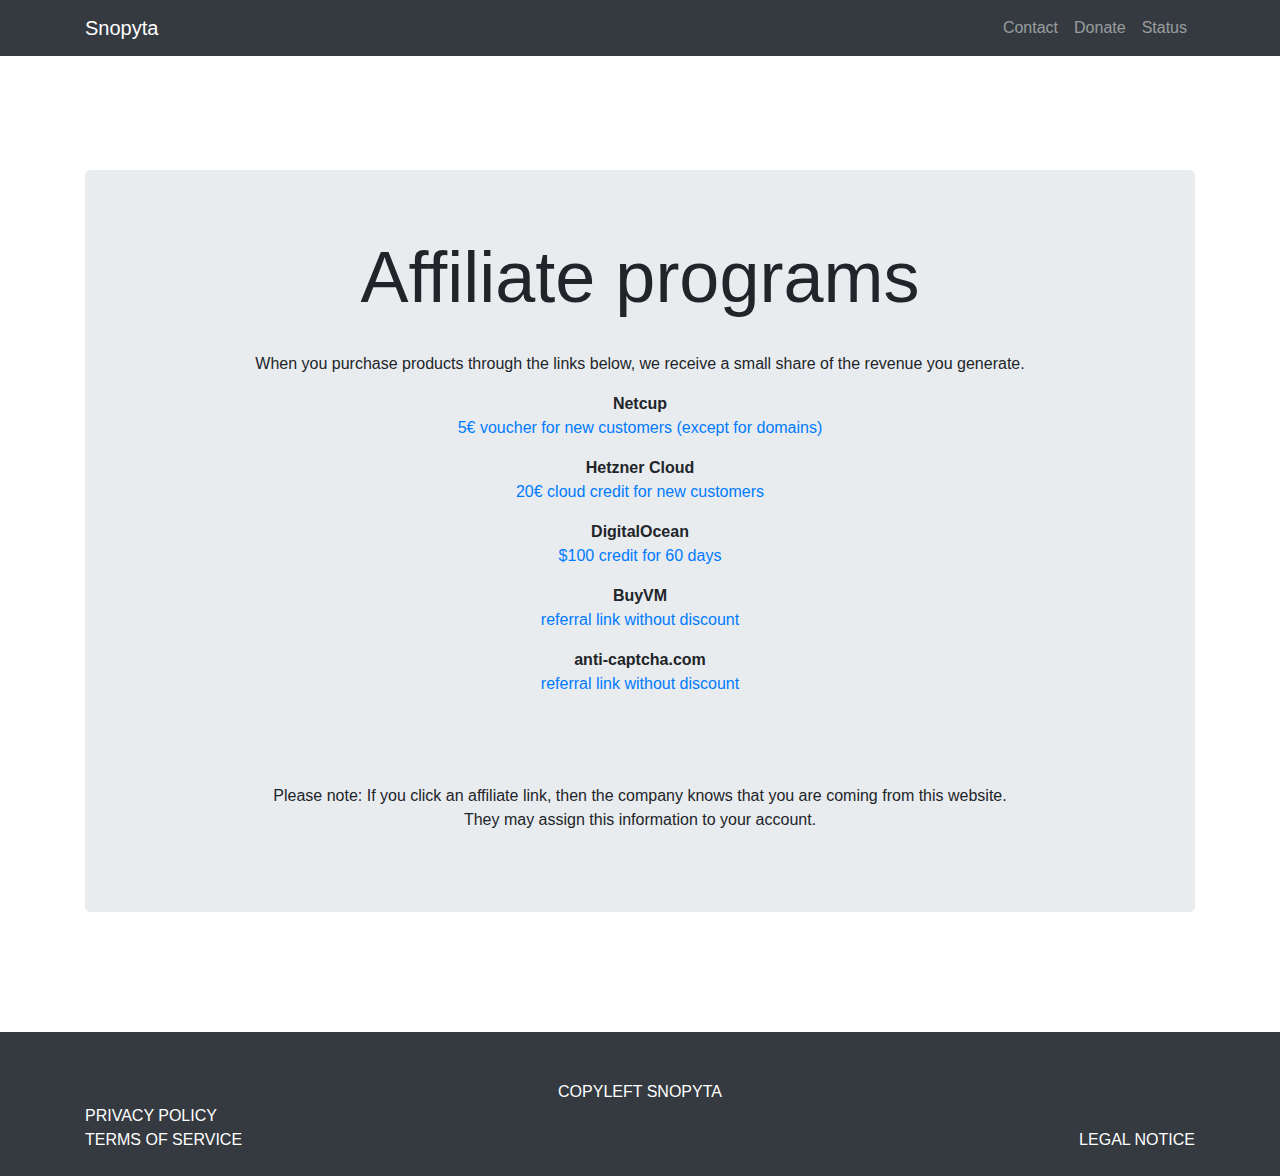
<file: donate/affiliate-programs/index.html>
<!DOCTYPE html>
<html lang="en">

<head>

    <meta http-equiv="Content-Type" content="text/html" charset="utf-8"/>
    <meta name="viewport" content="width=device-width, initial-scale=1, shrink-to-fit=no">

    <title>Snopyta - Donate</title>

    <link href="../../vendor/bootstrap/css/bootstrap.min.css" rel="stylesheet">

    <link href="../../css/styles.css" rel="stylesheet">

</head>

<body>
<br>
<br>
<br>
<nav class="navbar navbar-expand-lg navbar-dark bg-dark fixed-top">
    <div class="container">
        <a class="navbar-brand" href="../../index.html">Snopyta</a>
        <button class="navbar-toggler" type="button" data-toggle="collapse" data-target="#navbarResponsive"
                aria-controls="navbarResponsive" aria-expanded="false" aria-label="Toggle navigation">
            <span class="navbar-toggler-icon"></span>
        </button>
        <div class="collapse navbar-collapse" id="navbarResponsive">
            <ul class="navbar-nav ml-auto">
                <li class="nav-item">
                    <a class="nav-link" href="../../index.html#contact">Contact</a>
                </li>
                <li class="nav-item">
                    <a class="nav-link" href="../../index.html#donate">Donate</a>
                </li>
                <li class="nav-item">
                    <a class="nav-link" target="_blank" href="https://status.snopyta.org">Status</a>
                </li>
            </ul>
        </div>
    </div>
</nav>

<br>

<div class="container text-center">

    <header class="jumbotron my-4">
        <h1 class="display-3 text-center">Affiliate programs</h1>
        <br>
        <p>When you purchase products through the links below, we receive a small share of the revenue you generate.</p>
        <p class="card-test"><b>Netcup</b><br>
            <a href="https://www.netcup.de/bestellen/gutschein_einloesen.php?gutschein=36nc15752270320" target="_blank">5€
                voucher for new customers (except for domains)</a>
        </p>
        <p class="card-test"><b>Hetzner Cloud</b><br>
            <a href="https://hetzner.cloud/?ref=AEmwHmz2ocdt" target="_blank">20€ cloud
                credit for new customers</a>
        </p>
        <p class="card-test"><b>DigitalOcean</b><br>
            <a href="https://m.do.co/c/37d0f6dc9b2c" target="_blank">$100 credit for 60 days</a>
        </p>
        <p class="card-test"><b>BuyVM</b><br>
            <a href="https://my.frantech.ca/aff.php?aff=3782" target="_blank">referral link without discount</a>
        </p>
        <p class="card-test"><b>anti-captcha.com</b><br>
            <a href="http://getcaptchasolution.com/rz1nabvosv" target="_blank">referral link without discount</a>
        </p>
        <br>
        <br>
        <br>
        <p>Please note: If you click an affiliate link, then the company knows that you are coming from this
            website.<br>
            They may assign this information to your account.
        </p>
    </header>

</div>

<br>
<br>
<br>
<br>

<footer class="py-5 bg-dark">
    <div class="container">
        <p class="m-0 text-center text-white">COPYLEFT SNOPYTA</p>
        <p class="m-0 alignleft"><a href="../../privacy_policy" class="m-0 text-white">PRIVACY POLICY</a></p>
        <br>
        <p class="m-0 alignleft"><a href="../../tos" class="m-0 text-white">TERMS OF SERVICE</a></p>
        <p class="m-0 alignright"><a href="../../legal" class="m-0 text-white">LEGAL NOTICE</a></p>
    </div>
</footer>

</body>

</html>
</file>
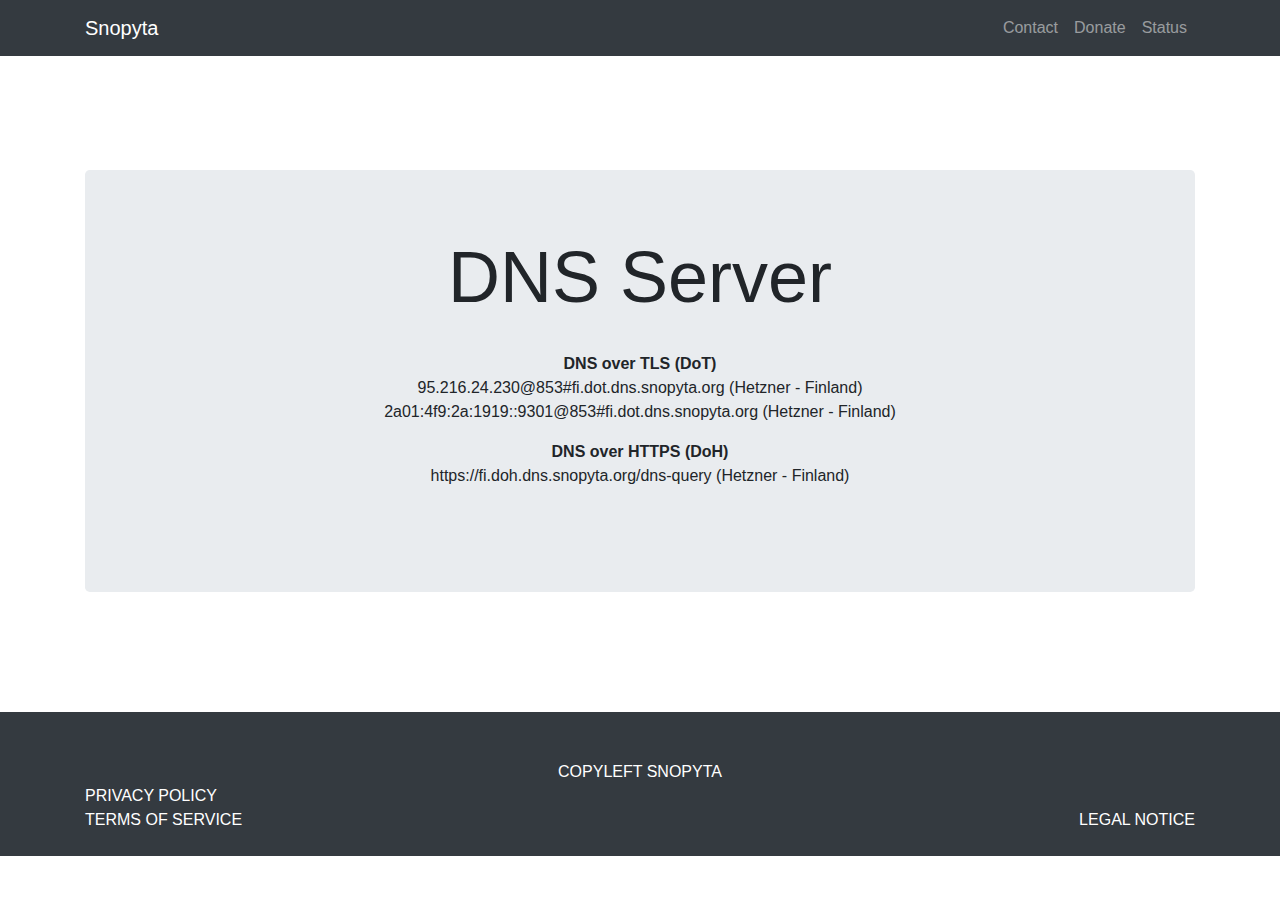
<file: service/dns/index.html>
<!DOCTYPE html>
<html lang="en">

<head>

    <meta http-equiv="Content-Type" content="text/html" charset="utf-8"/>
    <meta name="viewport" content="width=device-width, initial-scale=1, shrink-to-fit=no">

    <title>Snopyta - DNS</title>

    <link href="../../vendor/bootstrap/css/bootstrap.min.css" rel="stylesheet">

    <link href="../../css/styles.css" rel="stylesheet">

</head>

<body>
<br>
<br>
<br>
<nav class="navbar navbar-expand-lg navbar-dark bg-dark fixed-top">
    <div class="container">
        <a class="navbar-brand" href="../../index.html">Snopyta</a>
        <button class="navbar-toggler" type="button" data-toggle="collapse" data-target="#navbarResponsive"
                aria-controls="navbarResponsive" aria-expanded="false" aria-label="Toggle navigation">
            <span class="navbar-toggler-icon"></span>
        </button>
        <div class="collapse navbar-collapse" id="navbarResponsive">
            <ul class="navbar-nav ml-auto">
                <li class="nav-item">
                    <a class="nav-link" href="../../index.html#contact">Contact</a>
                </li>
                <li class="nav-item">
                    <a class="nav-link" href="../../index.html#donate">Donate</a>
                </li>
                <li class="nav-item">
                    <a class="nav-link" target="_blank" href="https://status.snopyta.org">Status</a>
                </li>
            </ul>
        </div>
    </div>
</nav>

<br>

<div class="container text-center">

    <header class="jumbotron my-4">
        <h1 class="display-3 text-center">DNS Server</h1>
        <br>
        <p class="card-test"><b>DNS over TLS (DoT)</b> <br>
            95.216.24.230@853#fi.dot.dns.snopyta.org (Hetzner -  Finland) <br>
            2a01:4f9:2a:1919::9301@853#fi.dot.dns.snopyta.org (Hetzner - Finland) <br>
            <!--
            soon @853#de.dot.dns.snopyta.org (Hetzner - Germany) <br>
            soon @853#lux.dot.dns.snopyta.org (BuyVM - Luxembourg)
            -->
        </p>
        <p class="card-test"><b>DNS over HTTPS (DoH)</b> <br>
            https://fi.doh.dns.snopyta.org/dns-query (Hetzner - Finland) <br>
            <!-- https://de.doh.dns.snopyta.org/dns-query (Hetzner - Germany) -->
        </p>
        <br>
    </header>

</div>

<br>
<br>
<br>
<br>

<footer class="py-5 bg-dark">
    <div class="container">
        <p class="m-0 text-center text-white">COPYLEFT SNOPYTA</p>
        <p class="m-0 alignleft"><a href="../../privacy_policy" class="m-0 text-white">PRIVACY POLICY</a></p>
        <br>
        <p class="m-0 alignleft"><a href="../../tos" class="m-0 text-white">TERMS OF SERVICE</a></p>
        <p class="m-0 alignright"><a href="../../legal" class="m-0 text-white">LEGAL NOTICE</a></p>
    </div>
</footer>

</body>

</html>
</file>
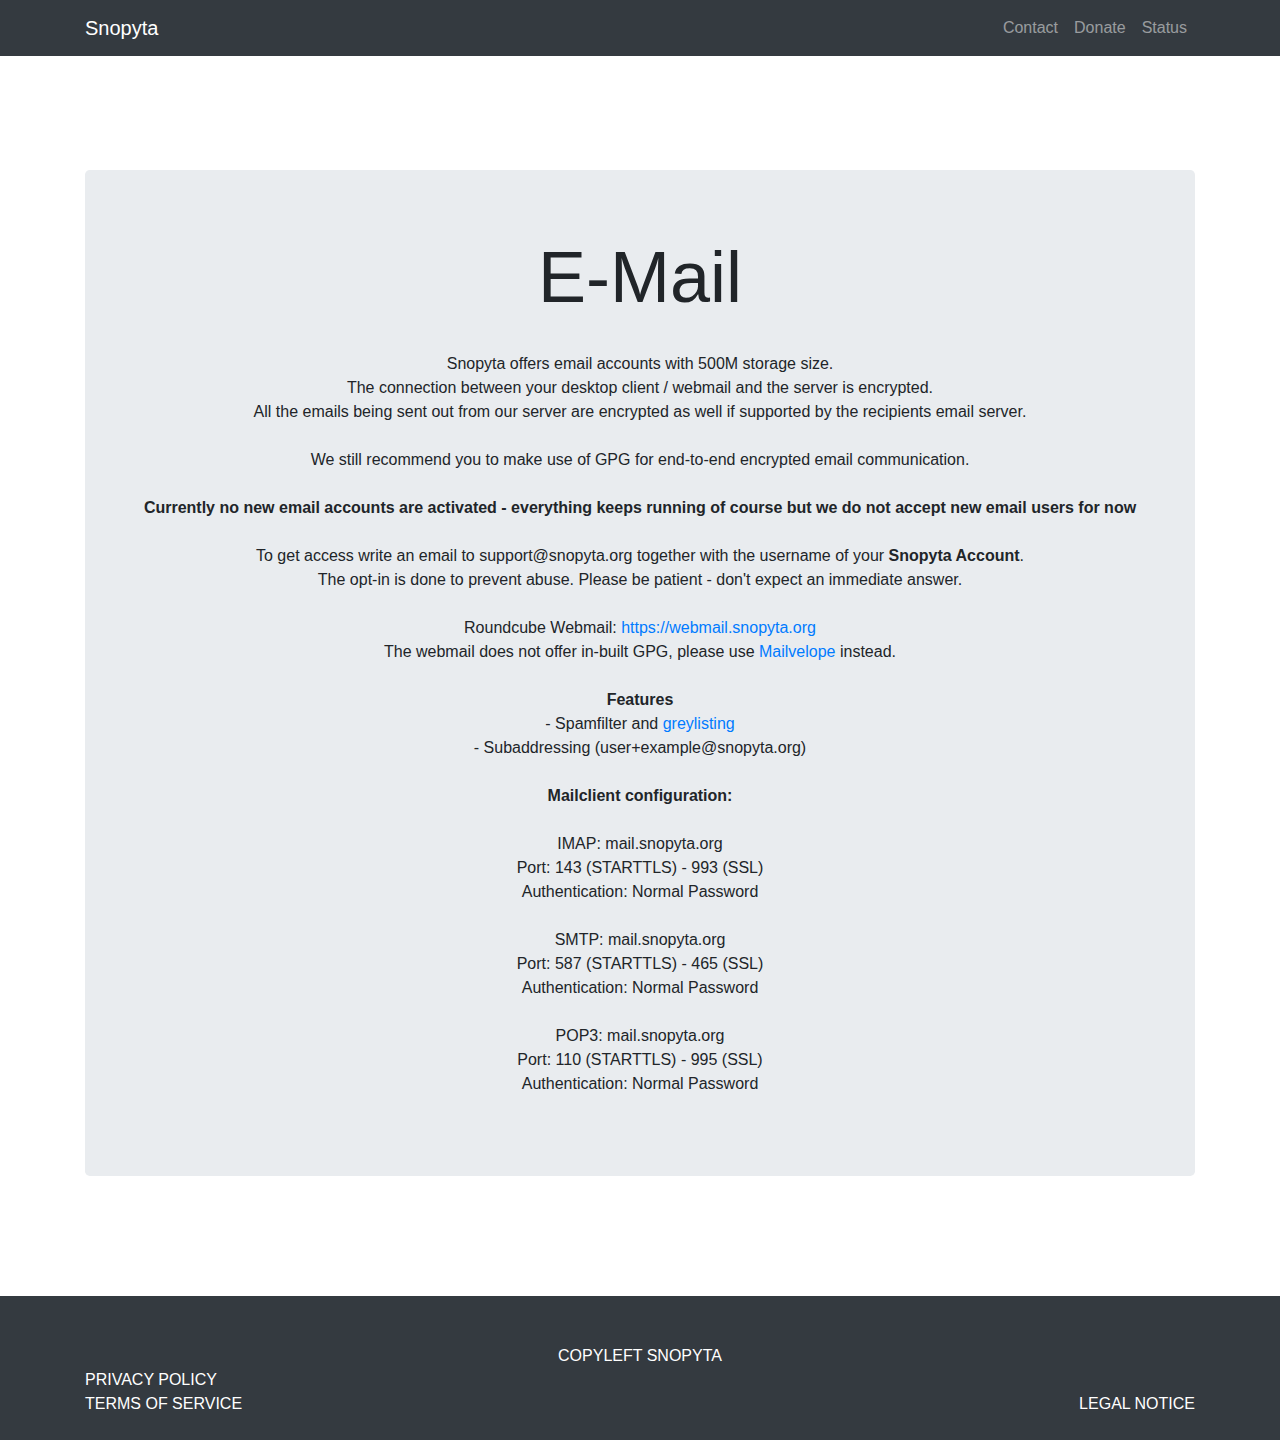
<file: service/mail/index.html>
<!DOCTYPE html>
<html lang="en">

<head>

    <meta http-equiv="Content-Type" content="text/html" charset="utf-8"/>
    <meta name="viewport" content="width=device-width, initial-scale=1, shrink-to-fit=no">

    <title>Snopyta - Mail</title>

    <link href="../../vendor/bootstrap/css/bootstrap.min.css" rel="stylesheet">

    <link href="../../css/styles.css" rel="stylesheet">

</head>

<body>
<br>
<br>
<br>
<nav class="navbar navbar-expand-lg navbar-dark bg-dark fixed-top">
    <div class="container">
        <a class="navbar-brand" href="../../index.html">Snopyta</a>
        <button class="navbar-toggler" type="button" data-toggle="collapse" data-target="#navbarResponsive"
                aria-controls="navbarResponsive" aria-expanded="false" aria-label="Toggle navigation">
            <span class="navbar-toggler-icon"></span>
        </button>
        <div class="collapse navbar-collapse" id="navbarResponsive">
            <ul class="navbar-nav ml-auto">
                <li class="nav-item">
                    <a class="nav-link" href="../../index.html#contact">Contact</a>
                </li>
                <li class="nav-item">
                    <a class="nav-link" href="../../index.html#donate">Donate</a>
                </li>
                <li class="nav-item">
                    <a class="nav-link" target="_blank" href="https://status.snopyta.org">Status</a>
                </li>
            </ul>
        </div>
    </div>
</nav>

<br>

<div class="container text-center">

    <header class="jumbotron my-4">
        <h1 class="display-3 text-center">E-Mail</h1>
        <br>
        <p>
            Snopyta offers email accounts with 500M storage size.<br> The connection between your desktop client /
            webmail
            and the server is encrypted.<br>
            All the emails being sent out from our server are encrypted as well if supported by the recipients email
            server.
            <br>
            <br>
            We still recommend you to make use of GPG for end-to-end encrypted email communication.
            <br>
            <br>
            <b>Currently no new email accounts are activated - everything keeps running of course but we do not accept new email users for now</b>
            <br>
            <br>
            To get access write an email to support@snopyta.org together with the
            username of your <b>Snopyta Account</b>.
            <br>
            The opt-in is done to prevent abuse. Please be patient - don't expect an immediate answer.
            <br>
            <br>
            Roundcube Webmail: <a target="_blank" href="https://webmail.snopyta.org">https://webmail.snopyta.org</a>
            <br>
            The webmail does not offer in-built GPG, please use <a href="https://www.mailvelope.com/" target="_blank">Mailvelope</a> instead.
            <br>
            <br>
            <b>Features</b>
            <br>
            - Spamfilter and <a href="https://en.wikipedia.org/wiki/Greylisting" target="_blank">greylisting</a> <br>
            - Subaddressing (user+example@snopyta.org)
            <br>
            <br>
            <b>Mailclient configuration:</b>
            <br>
            <br>
            IMAP: mail.snopyta.org <br>
            Port: 143 (STARTTLS) - 993 (SSL) <br>
            Authentication: Normal Password <br>
            <br>
            SMTP: mail.snopyta.org <br>
            Port: 587 (STARTTLS) - 465 (SSL) <br>
            Authentication: Normal Password <br>
            <br>
            POP3: mail.snopyta.org <br>
            Port: 110 (STARTTLS) - 995 (SSL) <br>
            Authentication: Normal Password <br>
        </p>
    </header>

</div>

<br>
<br>
<br>
<br>

<footer class="py-5 bg-dark">
    <div class="container">
        <p class="m-0 text-center text-white">COPYLEFT SNOPYTA</p>
        <p class="m-0 alignleft"><a href="../../privacy_policy" class="m-0 text-white">PRIVACY POLICY</a></p>
        <br>
        <p class="m-0 alignleft"><a href="../../tos" class="m-0 text-white">TERMS OF SERVICE</a></p>
        <p class="m-0 alignright"><a href="../../legal" class="m-0 text-white">LEGAL NOTICE</a></p>
    </div>
</footer>

</body>

</html>
</file>
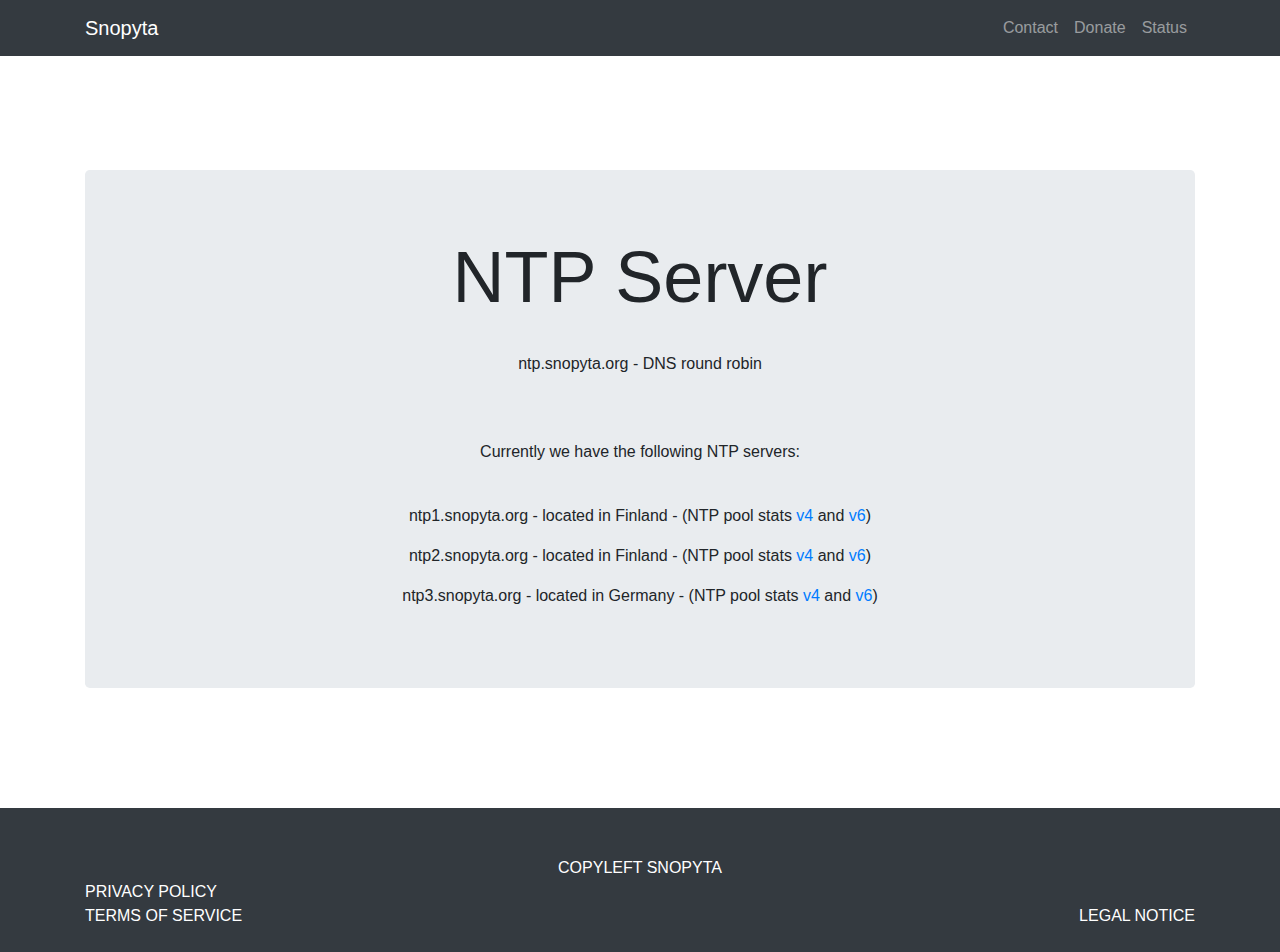
<file: service/ntp/index.html>
<!DOCTYPE html>
<html lang="en">

<head>

    <meta http-equiv="Content-Type" content="text/html" charset="utf-8"/>
    <meta name="viewport" content="width=device-width, initial-scale=1, shrink-to-fit=no">

    <title>Snopyta - NTP</title>

    <link href="../../vendor/bootstrap/css/bootstrap.min.css" rel="stylesheet">

    <link href="../../css/styles.css" rel="stylesheet">

</head>

<body>
<br>
<br>
<br>
<nav class="navbar navbar-expand-lg navbar-dark bg-dark fixed-top">
    <div class="container">
        <a class="navbar-brand" href="../../index.html">Snopyta</a>
        <button class="navbar-toggler" type="button" data-toggle="collapse" data-target="#navbarResponsive"
                aria-controls="navbarResponsive" aria-expanded="false" aria-label="Toggle navigation">
            <span class="navbar-toggler-icon"></span>
        </button>
        <div class="collapse navbar-collapse" id="navbarResponsive">
            <ul class="navbar-nav ml-auto">
                <li class="nav-item">
                    <a class="nav-link" href="../../index.html#contact">Contact</a>
                </li>
                <li class="nav-item">
                    <a class="nav-link" href="../../index.html#donate">Donate</a>
                </li>
                <li class="nav-item">
                    <a class="nav-link" target="_blank" href="https://status.snopyta.org">Status</a>
                </li>
            </ul>
        </div>
    </div>
</nav>

<br>

<div class="container text-center">

    <header class="jumbotron my-4">
        <h1 class="display-3 text-center">NTP Server</h1>
        <br>
        <p>ntp.snopyta.org - DNS round robin</p>
        <br>
        <br>
        <p>Currently we have the following NTP servers:</p>
        <br>
        <p>ntp1.snopyta.org - located in Finland - (NTP pool stats <a href="https://www.ntppool.org/scores/95.216.142.52" target="_blank">v4</a> and <a href="https://www.ntppool.org/scores/2a01:4f9:c010:69b::1" target="_blank">v6</a>)</p>
        <p>ntp2.snopyta.org - located in Finland - (NTP pool stats <a href="https://www.ntppool.org/scores/95.216.24.230" target="_blank">v4</a> and <a href="https://www.ntppool.org/scores/2a01:4f9:2a:1919::9302" target="_blank">v6</a>)</p>
        <p>ntp3.snopyta.org - located in Germany - (NTP pool stats <a href="https://www.ntppool.org/scores/138.201.90.189" target="_blank">v4</a> and <a href="https://www.ntppool.org/scores/2a01:4f8:1c17:67b0::1" target="_blank">v6</a>)</p>
    </header>

</div>

<br>
<br>
<br>
<br>

<footer class="py-5 bg-dark">
    <div class="container">
        <p class="m-0 text-center text-white">COPYLEFT SNOPYTA</p>
        <p class="m-0 alignleft"><a href="../../privacy_policy" class="m-0 text-white">PRIVACY POLICY</a></p>
        <br>
        <p class="m-0 alignleft"><a href="../../tos" class="m-0 text-white">TERMS OF SERVICE</a></p>
        <p class="m-0 alignright"><a href="../../legal" class="m-0 text-white">LEGAL NOTICE</a></p>
    </div>
</footer>

</body>

</html>
</file>
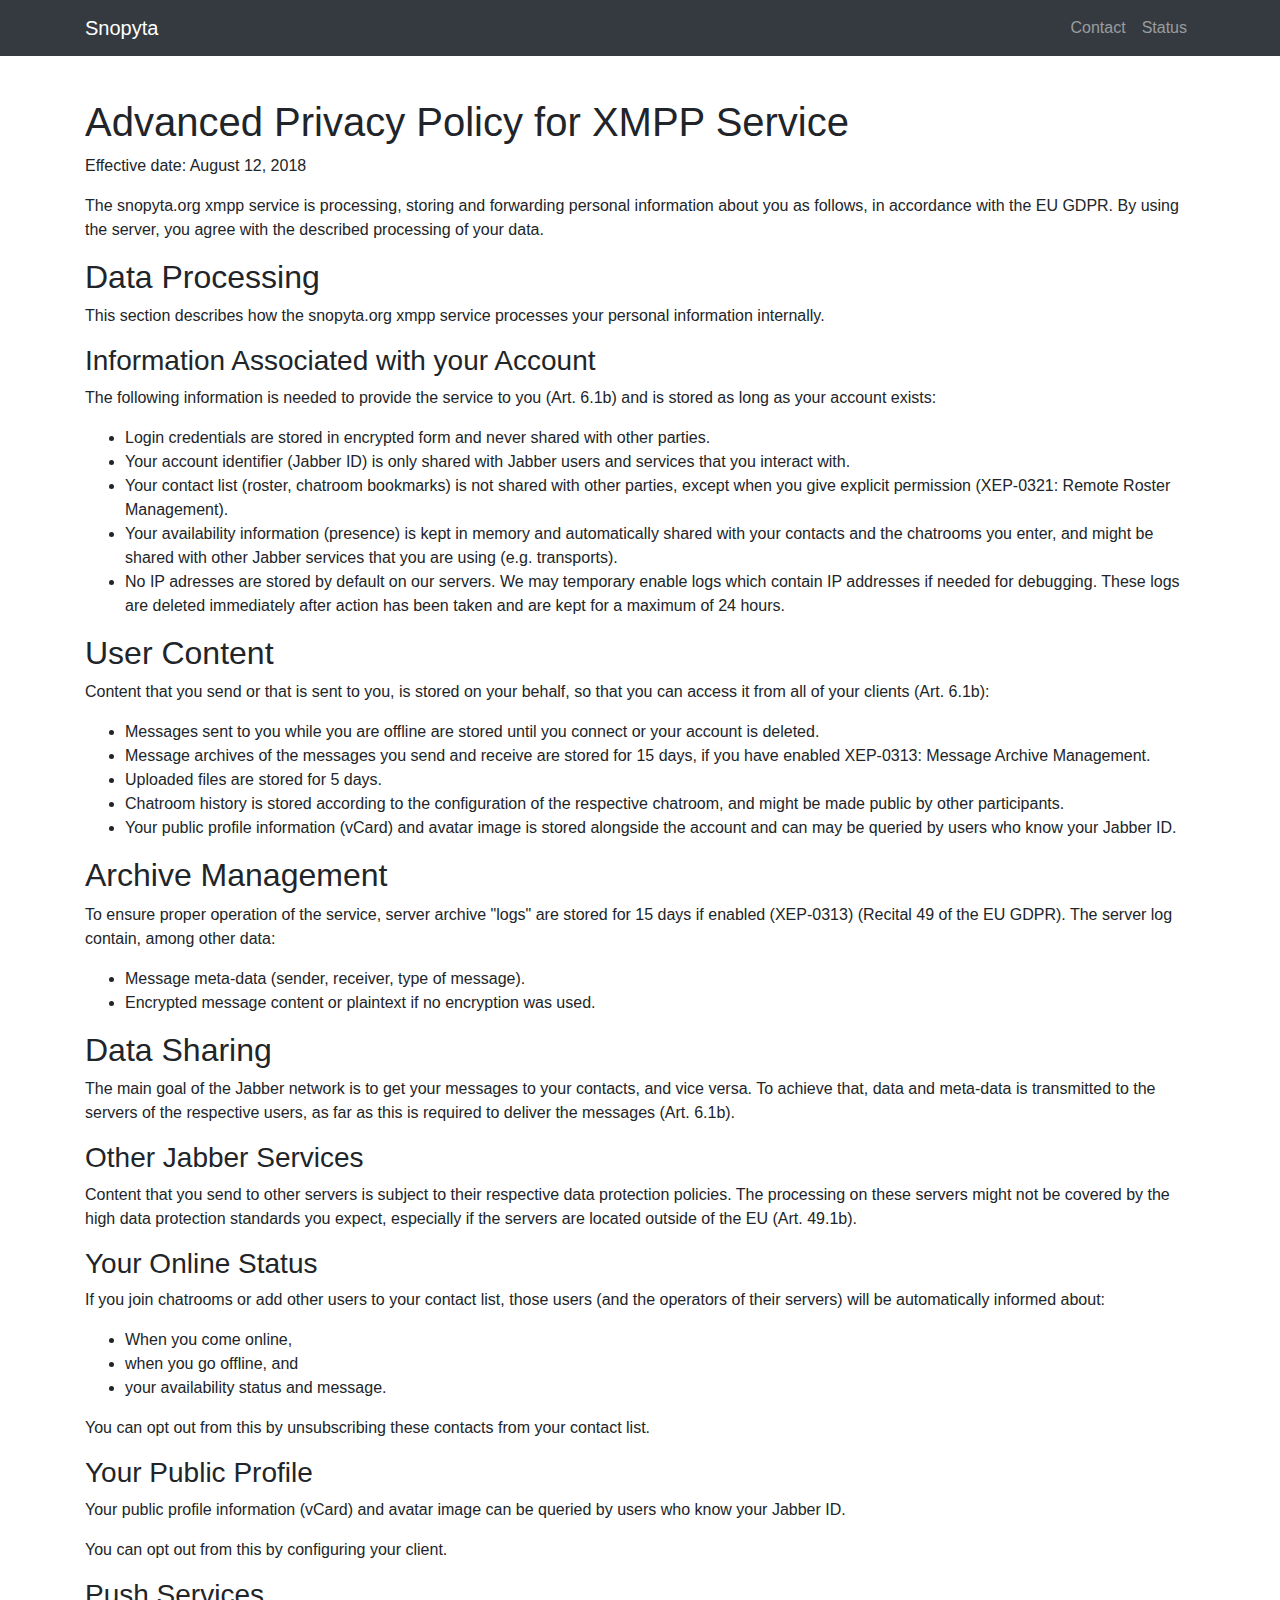
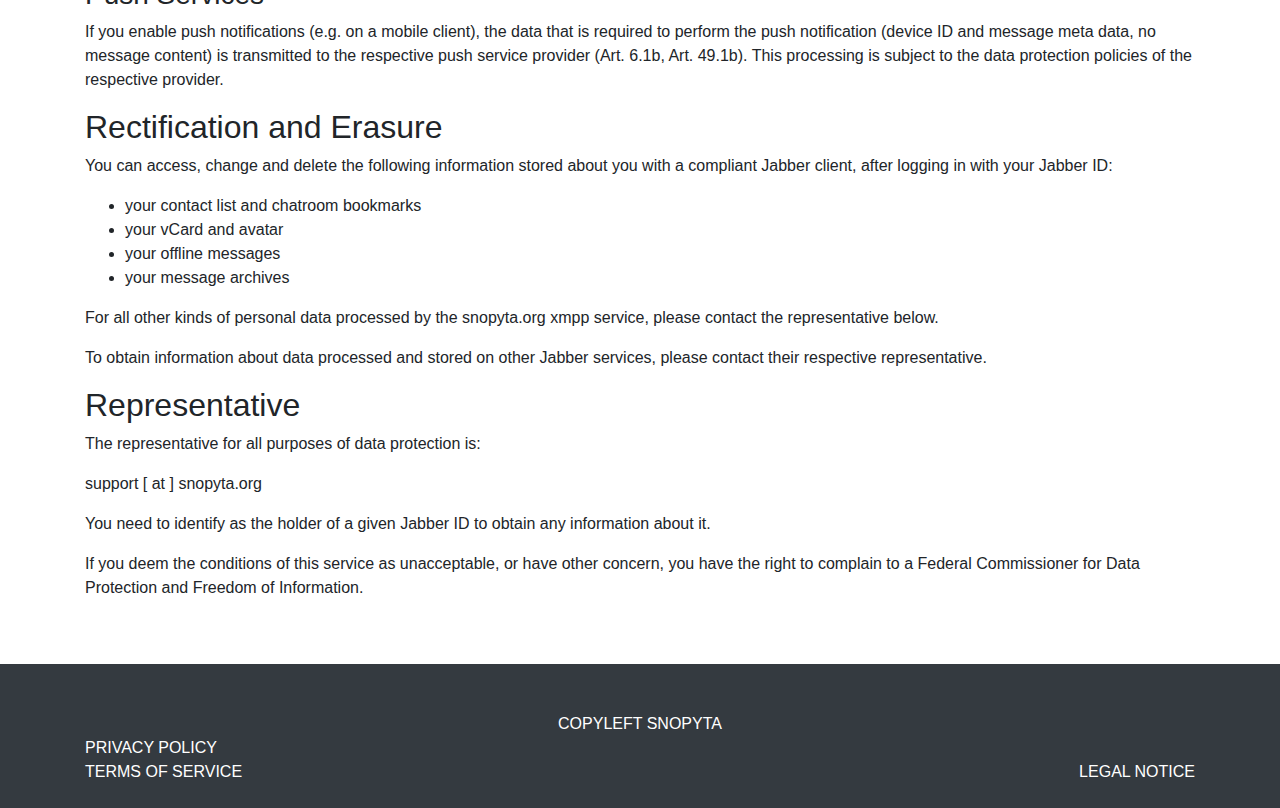
<file: service/xmpp/xmpp_privacy_policy.html>
<!DOCTYPE html>
<html lang="en">

<head>

    <meta http-equiv="Content-Type" content="text/html" charset="utf-8"/>
    <meta name="viewport" content="width=device-width, initial-scale=1, shrink-to-fit=no">

    <title>Snopyta - Privacy Policy</title>

    <link href="../../vendor/bootstrap/css/bootstrap.min.css" rel="stylesheet">

    <link href="../../css/styles.css" rel="stylesheet">

</head>

<body>

<nav class="navbar navbar-expand-lg navbar-dark bg-dark fixed-top">
    <div class="container">
        <a class="navbar-brand" href="../../index.html">Snopyta</a>
        <button class="navbar-toggler" type="button" data-toggle="collapse" data-target="#navbarResponsive"
                aria-controls="navbarResponsive" aria-expanded="false" aria-label="Toggle navigation">
            <span class="navbar-toggler-icon"></span>
        </button>
        <div class="collapse navbar-collapse" id="navbarResponsive">
            <ul class="navbar-nav ml-auto">
                <li class="nav-item">
                    <a class="nav-link" href="../../index.html#contact">Contact</a>
                </li>
                <li class="nav-item">
                    <a class="nav-link" target="_blank" href="https://status.snopyta.org">Status</a>
                </li>
            </ul>
        </div>
    </div>
</nav>

<br>
<br>

<div class="container">

    <h1>Advanced Privacy Policy for XMPP Service</h1>

    <p>Effective date: August 12, 2018</p>

    <p>The snopyta.org xmpp service is processing, storing and forwarding personal information about you as follows, in
        accordance with the EU GDPR. By using the server, you agree with the described processing of your data. </p>

    <h2><span class="mw-headline" id="Data_Processing">Data Processing</span></h2>

    <p>This section describes how the snopyta.org xmpp service processes your personal information internally.</p>
    <h3><span class="mw-headline"
              id="Information_Associated_with_your_Account">Information Associated with your Account</span></h3>
    <p>The following information is needed to provide the service to you (Art. 6.1b) and is stored as long as your
        account exists:
    </p>
    <ul>
        <li> Login credentials are stored in encrypted form and never shared with other parties.</li>
        <li> Your account identifier (Jabber ID) is only shared with Jabber users and services that you interact with.
        </li>
        <li> Your contact list (roster, chatroom bookmarks) is not shared with other parties, except when you give
            explicit permission (XEP-0321: Remote Roster Management).
        </li>
        <li> Your availability information (presence) is kept in memory and automatically shared with your contacts and
            the chatrooms you enter, and might be shared with other Jabber services that you are using (e.g.
            transports).
        </li>
        <li> No IP adresses are stored by default on our servers. We may temporary enable logs which contain IP
            addresses if needed for debugging. These logs are deleted immediately after action has been taken and are
            kept for a maximum of 24 hours.
        </li>
    </ul>
    <h2><span class="mw-headline" id="User_Content">User Content</span></h2>
    <p>Content that you send or that is sent to you, is stored on your behalf, so that you can access it from all of
        your clients (Art. 6.1b):
    </p>
    <ul>
        <li> Messages sent to you while you are offline are stored until you connect or your account is deleted.</li>
        <li> Message archives of the messages you send and receive are stored for 15 days, if you have enabled XEP-0313:
            Message Archive Management.
        </li>
        <li> Uploaded files are stored for 5 days.</li>
        <li> Chatroom history is stored according to the configuration of the respective chatroom, and might be made
            public by other participants.
        </li>
        <li> Your public profile information (vCard) and avatar image is stored alongside the account and can may be
            queried by users who know your Jabber ID.
        </li>
    </ul>
    <h2><span class="mw-headline" id="Server_Logs">Archive Management</span></h2>
    <p>To ensure proper operation of the service, server archive "logs" are stored for 15 days if enabled (XEP-0313)
        (Recital 49
        of the EU GDPR). The server log contain, among other data:
    </p>
    <ul>
        <li> Message meta-data (sender, receiver, type of message).</li>
        <li> Encrypted message content or plaintext if no encryption was used.</li>
    </ul>
    <h2><span class="mw-headline" id="Data_Sharing">Data Sharing</span></h2>
    <p>The main goal of the Jabber network is to get your messages to your contacts, and vice versa. To achieve that,
        data and meta-data is transmitted to the servers of the respective users, as far as this is required to deliver
        the messages (Art. 6.1b).
    </p>
    <h3><span class="mw-headline" id="Other_Jabber_Services">Other Jabber Services</span></h3>
    <p>Content that you send to other servers is subject to their respective data protection policies. The processing on
        these servers might not be covered by the high data protection standards you expect, especially if the servers
        are located outside of the EU (Art. 49.1b).
    </p>
    <h3><span class="mw-headline" id="Your_Online_Status">Your Online Status</span></h3>
    <p>If you join chatrooms or add other users to your contact list, those users (and the operators of their servers)
        will be automatically informed about:
    </p>
    <ul>
        <li> When you come online,</li>
        <li> when you go offline, and</li>
        <li> your availability status and message.</li>
    </ul>
    <p>You can opt out from this by unsubscribing these contacts from your contact list.
    </p>
    <h3><span class="mw-headline" id="Your_Public_Profile">Your Public Profile</span></h3>
    <p>Your public profile information (vCard) and avatar image can be queried by users who know your Jabber ID.
    </p>
    <p>
        You can opt out from this by configuring your client.
    </p>
    <h3><span class="mw-headline" id="Push_Services">Push Services</span></h3>
    <p>If you enable push notifications (e.g. on a mobile client), the data that is required to perform the push
        notification (device ID and message meta data, no message content) is transmitted to the respective push service
        provider (Art. 6.1b, Art. 49.1b). This processing is subject to the data protection policies of the respective
        provider.
    </p>
    <h2><span class="mw-headline" id="Rectification_and_Erasure">Rectification and Erasure</span></h2>
    <p>You can access, change and delete the following information stored about you with a compliant Jabber client,
        after logging in with your Jabber ID:
    </p>
    <ul>
        <li> your contact list and chatroom bookmarks</li>
        <li> your vCard and avatar</li>
        <li> your offline messages</li>
        <li> your message archives</li>
    </ul>
    <p>For all other kinds of personal data processed by the snopyta.org xmpp service, please contact the representative
        below.
    </p>
    <p>To obtain information about data processed and stored on other Jabber services, please contact their respective
        representative.
    </p>
    <h2><span class="mw-headline" id="Representative">Representative</span></h2>
    <p>The representative for all purposes of data protection is:
    </p>
    <p>support [ at ] snopyta.org
    </p>
    <p>You need to identify as the holder of a given Jabber ID to obtain any information about it.
    </p>
    <p>If you deem the conditions of this service as unacceptable, or have other concern, you have the right to complain
        to a Federal Commissioner for Data Protection and Freedom of Information.
</div>

<br>
<br>

<footer class="py-5 bg-dark">
    <div class="container">
        <p class="m-0 text-center text-white">COPYLEFT SNOPYTA</p>
        <p class="m-0 alignleft"><a href="../../privacy_policy" class="m-0 text-white">PRIVACY POLICY</a></p>
        <br>
        <p class="m-0 alignleft"><a href="../../tos" class="m-0 text-white">TERMS OF SERVICE</a></p>
        <p class="m-0 alignright"><a href="../../legal" class="m-0 text-white">LEGAL NOTICE</a></p>
    </div>
</footer>

</body>

</html>
</file>
<file: css/styles.css>
body {
  padding-top: 55px;
}

@media (min-width: 990px) {
  body {
    padding-top: 50px;
  }
}

.card {
  height: 100%;
}

.alignleft {
  float: left;
}
.alignright {
  float: right;
}

.break-all {
  word-break: break-all;
}

.unselectable {
  -webkit-user-select: none;
     -moz-user-select: -moz-none;
      -ms-user-select: none;
          user-select: none;
}
</file>
